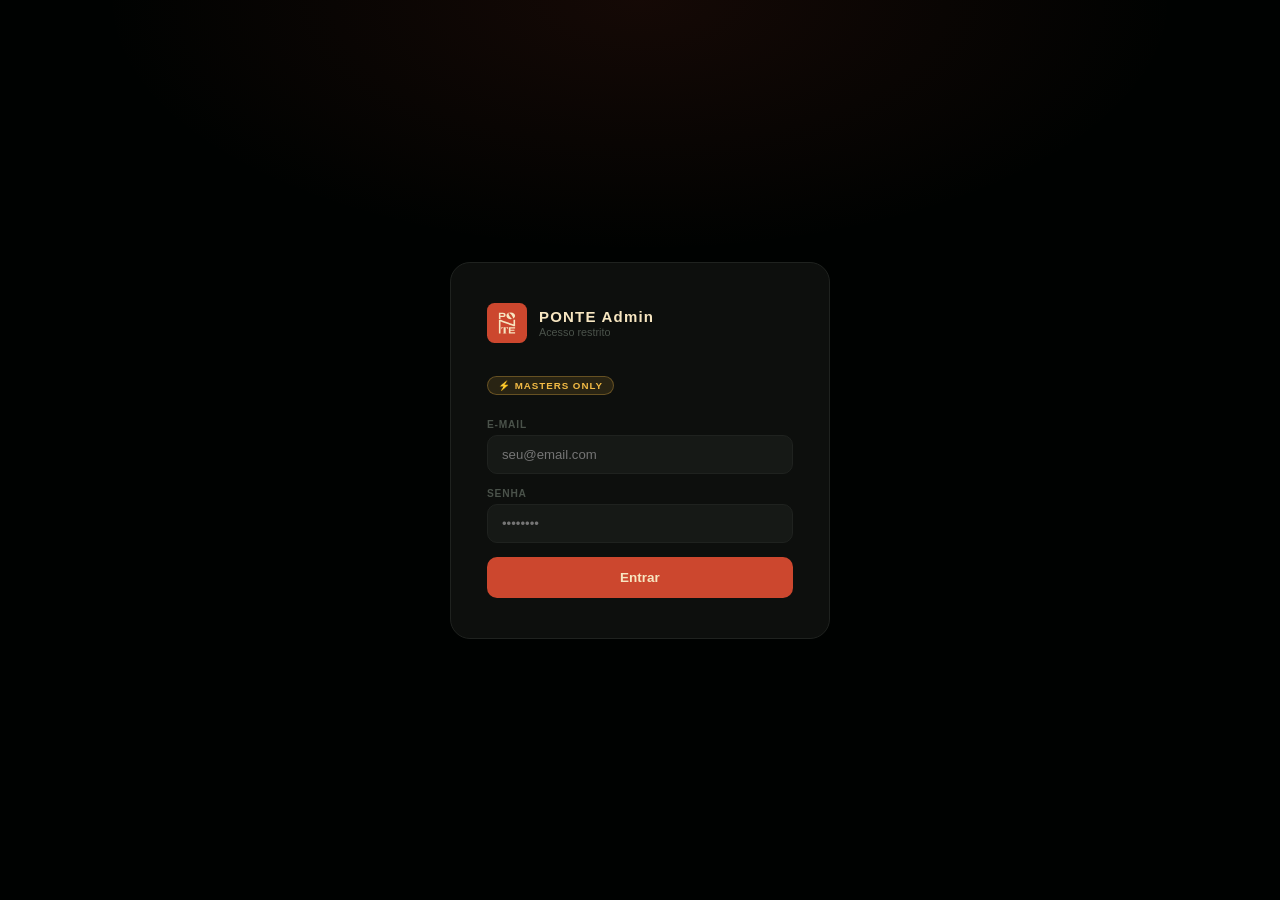
<file: admin/index.html>
<!DOCTYPE html>
<html lang="pt-BR">
<head>
  <meta charset="UTF-8"/>
  <meta name="viewport" content="width=device-width, initial-scale=1.0"/>
  <meta name="robots" content="noindex, nofollow"/>
  <title>PONTE — Admin</title>
  <link href="https://api.fontshare.com/v2/css?f[]=clash-display@400,500,600,700&display=swap" rel="stylesheet"/>
  <style>
    :root {
      --ink:    #000201;
      --cream:  #f7e6c1;
      --red:    #cc472e;
      --amber:  #f3bb45;
      --green:  #385c37;
      --surface:  #0d0f0d;
      --surface2: #161916;
      --border:   #1f221f;
      --muted:    #4a524a;
      --font: 'Clash Display', sans-serif;
    }
    *, *::before, *::after { box-sizing: border-box; margin: 0; padding: 0; }
    html { font-size: 15px; }
    body {
      font-family: var(--font);
      background: var(--ink);
      color: var(--cream);
      min-height: 100vh;
    }
    a { color: inherit; text-decoration: none; }
    ::selection { background: var(--red); color: var(--cream); }

    /* ── SCROLLBAR ── */
    ::-webkit-scrollbar { width: 5px; height: 5px; }
    ::-webkit-scrollbar-track { background: var(--ink); }
    ::-webkit-scrollbar-thumb { background: var(--border); border-radius: 99px; }

    /* ── LOGIN ── */
    #login-screen {
      min-height: 100vh;
      display: flex; align-items: center; justify-content: center;
      background: radial-gradient(ellipse 60% 40% at 50% 0%, rgba(204,71,46,.1) 0%, transparent 70%);
    }
    .login-box {
      width: 100%; max-width: 380px;
      background: var(--surface);
      border: 1px solid var(--border);
      border-radius: 20px;
      padding: 40px 36px;
    }
    .login-logo {
      display: flex; align-items: center; gap: 12px;
      margin-bottom: 32px;
    }
    .login-logo svg { width: 40px; }
    .login-title { font-size: 1rem; font-weight: 700; letter-spacing: .08em; }
    .login-sub   { font-size: .72rem; color: var(--muted); margin-top: 1px; }
    .login-badge {
      display: inline-block;
      background: rgba(243,187,69,.12); color: var(--amber);
      border: 1px solid rgba(243,187,69,.3);
      padding: 3px 10px; border-radius: 99px;
      font-size: .65rem; font-weight: 700; letter-spacing: .1em;
      text-transform: uppercase; margin-bottom: 24px;
    }
    .field { display: flex; flex-direction: column; gap: 5px; margin-bottom: 14px; }
    .field label {
      font-size: .68rem; font-weight: 700; letter-spacing: .08em;
      text-transform: uppercase; color: var(--muted);
    }
    .field input {
      padding: 11px 14px;
      background: var(--surface2); border: 1px solid var(--border);
      border-radius: 10px; color: var(--cream);
      font-family: var(--font); font-size: .88rem; outline: none;
    }
    .field input:focus { border-color: var(--red); box-shadow: 0 0 0 2px rgba(204,71,46,.15); }
    .btn-login {
      width: 100%; padding: 13px;
      background: var(--red); color: var(--cream);
      border: none; border-radius: 10px; cursor: pointer;
      font-family: var(--font); font-size: .9rem; font-weight: 700;
      transition: opacity .15s;
    }
    .btn-login:hover { opacity: .85; }
    .btn-login:disabled { opacity: .4; cursor: not-allowed; }
    #login-error {
      background: rgba(204,71,46,.12); border: 1px solid rgba(204,71,46,.3);
      color: #e08080; padding: 10px 14px; border-radius: 8px;
      font-size: .8rem; margin-bottom: 14px; display: none;
    }

    /* ── APP SHELL ── */
    #app { display: none; min-height: 100vh; flex-direction: column; }
    #app.active { display: flex; }

    /* SIDEBAR */
    .sidebar {
      position: fixed; top: 0; left: 0; bottom: 0;
      width: 220px;
      background: var(--surface);
      border-right: 1px solid var(--border);
      display: flex; flex-direction: column;
      z-index: 100;
    }
    .sidebar-logo {
      padding: 20px;
      border-bottom: 1px solid var(--border);
      display: flex; align-items: center; gap: 10px;
    }
    .sidebar-logo svg { width: 32px; }
    .sidebar-logo-text { font-size: .88rem; font-weight: 700; letter-spacing: .06em; }
    .sidebar-badge {
      font-size: .58rem; background: rgba(243,187,69,.15);
      color: var(--amber); border: 1px solid rgba(243,187,69,.3);
      padding: 2px 7px; border-radius: 99px; letter-spacing: .08em;
      text-transform: uppercase; margin-top: 1px;
    }
    .sidebar-nav { flex: 1; padding: 16px 12px; display: flex; flex-direction: column; gap: 2px; }
    .nav-link {
      display: flex; align-items: center; gap: 10px;
      padding: 9px 12px; border-radius: 8px; cursor: pointer;
      font-size: .82rem; font-weight: 500; color: var(--muted);
      transition: all .15s; border: none; background: none;
      font-family: var(--font); text-align: left; width: 100%;
    }
    .nav-link:hover { background: var(--surface2); color: var(--cream); }
    .nav-link.active { background: rgba(204,71,46,.12); color: var(--red); }
    .nav-link svg { width: 16px; height: 16px; flex-shrink: 0; }
    .nav-section-label {
      font-size: .62rem; color: var(--muted); letter-spacing: .1em;
      text-transform: uppercase; padding: 12px 12px 4px;
    }
    .sidebar-footer {
      padding: 14px 16px;
      border-top: 1px solid var(--border);
      font-size: .72rem; color: var(--muted);
    }
    .sidebar-user { font-weight: 600; color: var(--cream); margin-bottom: 6px; font-size: .78rem; }
    .btn-logout {
      background: none; border: 1px solid var(--border); color: var(--muted);
      padding: 6px 12px; border-radius: 6px; cursor: pointer;
      font-family: var(--font); font-size: .72rem; width: 100%;
      transition: all .15s;
    }
    .btn-logout:hover { border-color: var(--red); color: var(--red); }

    /* MAIN CONTENT */
    .main {
      margin-left: 220px;
      padding: 32px 36px;
      flex: 1;
      min-height: 100vh;
    }
    .page { display: none; flex-direction: column; gap: 24px; }
    .page.active { display: flex; }

    /* PAGE HEADER */
    .page-header {
      display: flex; align-items: flex-start; justify-content: space-between;
      flex-wrap: wrap; gap: 12px;
    }
    .page-title { font-size: 1.4rem; font-weight: 700; color: var(--cream); }
    .page-sub { font-size: .78rem; color: var(--muted); margin-top: 3px; }

    /* METRICS */
    .metrics-grid {
      display: grid;
      grid-template-columns: repeat(auto-fill, minmax(160px, 1fr));
      gap: 14px;
    }
    .metric-card {
      background: var(--surface);
      border: 1px solid var(--border);
      border-radius: 14px;
      padding: 18px 16px;
      display: flex; flex-direction: column; gap: 4px;
    }
    .metric-icon { font-size: 1.3rem; }
    .metric-val {
      font-size: 2rem; font-weight: 800; line-height: 1;
      color: var(--cream); margin-top: 4px;
    }
    .metric-val.red    { color: var(--red); }
    .metric-val.amber  { color: var(--amber); }
    .metric-val.green  { color: #4aa050; }
    .metric-lbl {
      font-size: .68rem; color: var(--muted);
      letter-spacing: .06em; text-transform: uppercase;
    }

    /* LIVE BADGE */
    .live-badge {
      display: inline-flex; align-items: center; gap: 6px;
      background: rgba(74,160,80,.1); border: 1px solid rgba(74,160,80,.3);
      color: #4aa050; padding: 4px 12px; border-radius: 99px;
      font-size: .7rem; font-weight: 700; letter-spacing: .08em;
    }
    .live-dot {
      width: 6px; height: 6px; background: #4aa050; border-radius: 50%;
      animation: pulse 2s ease-in-out infinite;
    }
    @keyframes pulse { 0%,100%{opacity:1;transform:scale(1)} 50%{opacity:.4;transform:scale(.7)} }

    /* TABLE */
    .table-card {
      background: var(--surface);
      border: 1px solid var(--border);
      border-radius: 16px;
      overflow: hidden;
    }
    .table-toolbar {
      display: flex; align-items: center; justify-content: space-between;
      padding: 16px 20px; gap: 12px; flex-wrap: wrap;
      border-bottom: 1px solid var(--border);
    }
    .table-title { font-size: .88rem; font-weight: 700; }
    .toolbar-right { display: flex; align-items: center; gap: 8px; flex-wrap: wrap; }
    .search-input {
      padding: 7px 12px;
      background: var(--surface2); border: 1px solid var(--border);
      border-radius: 8px; color: var(--cream);
      font-family: var(--font); font-size: .78rem; outline: none;
      width: 200px;
    }
    .search-input:focus { border-color: var(--red); }
    .filter-select {
      padding: 7px 10px;
      background: var(--surface2); border: 1px solid var(--border);
      border-radius: 8px; color: var(--cream);
      font-family: var(--font); font-size: .78rem; outline: none; cursor: pointer;
    }
    .btn-sm {
      padding: 7px 14px;
      border-radius: 7px; cursor: pointer;
      font-family: var(--font); font-size: .75rem; font-weight: 700;
      border: none; transition: opacity .15s;
    }
    .btn-sm:hover { opacity: .8; }
    .btn-red    { background: var(--red);    color: var(--cream); }
    .btn-amber  { background: var(--amber);  color: var(--ink); }
    .btn-ghost  { background: var(--surface2); color: var(--cream); border: 1px solid var(--border); }
    .btn-green  { background: #2a5a28;       color: #6acc68; }

    table {
      width: 100%; border-collapse: collapse; font-size: .8rem;
    }
    thead th {
      text-align: left; padding: 10px 16px;
      font-size: .66rem; letter-spacing: .08em; text-transform: uppercase;
      color: var(--muted); border-bottom: 1px solid var(--border);
      font-weight: 700; white-space: nowrap;
    }
    tbody td {
      padding: 11px 16px;
      border-bottom: 1px solid rgba(31,34,31,.5);
      vertical-align: middle;
    }
    tbody tr:last-child td { border-bottom: none; }
    tbody tr:hover td { background: rgba(255,255,255,.02); }
    tbody tr.suspended td { opacity: .45; }

    .td-name { font-weight: 600; color: var(--cream); }
    .td-sub  { font-size: .7rem; color: var(--muted); margin-top: 1px; }
    .td-muted { color: var(--muted); }

    /* BADGES */
    .badge {
      display: inline-flex; align-items: center;
      padding: 2px 8px; border-radius: 99px;
      font-size: .67rem; font-weight: 700; letter-spacing: .04em;
      border: 1px solid;
    }
    .badge-pro      { background: #0e2010; color: #4aa050; border-color: #1a4020; }
    .badge-employer { background: #2e2510; color: var(--amber); border-color: #4a3a10; }
    .badge-admin    { background: #2e1a10; color: var(--red); border-color: #5a2a10; }
    .badge-suspended{ background: #2e1010; color: #e06060; border-color: #5a2020; }

    .lvl-badge {
      display: inline-flex; align-items: center;
      padding: 2px 7px; border-radius: 99px;
      font-size: .65rem; font-weight: 700; border: 1px solid;
    }
    .lvl-acesso       { background:#0d1a2e; color:#4a90d9; border-color:#1a3050; }
    .lvl-padrao       { background:#0e2010; color:#4aa050; border-color:#1a4020; }
    .lvl-especialista { background:#2e2510; color:var(--amber); border-color:#4a3a10; }
    .lvl-elite        { background:#2e2510; color:var(--amber); border-color:var(--amber); }

    /* TABLE ACTIONS */
    .actions { display: flex; gap: 6px; flex-wrap: wrap; }
    .action-btn {
      background: none; border: 1px solid var(--border);
      border-radius: 6px; cursor: pointer; color: var(--muted);
      font-family: var(--font); font-size: .7rem; font-weight: 600;
      padding: 4px 9px; transition: all .15s; white-space: nowrap;
    }
    .action-btn:hover { border-color: var(--cream); color: var(--cream); }
    .action-btn.danger:hover { border-color: var(--red); color: var(--red); }
    .action-btn.warn:hover { border-color: var(--amber); color: var(--amber); }

    /* PAGINATION */
    .pagination {
      display: flex; align-items: center; justify-content: space-between;
      padding: 12px 20px; border-top: 1px solid var(--border);
      font-size: .75rem; color: var(--muted);
    }
    .page-btns { display: flex; gap: 4px; }
    .page-btn {
      padding: 4px 10px; border-radius: 6px;
      background: var(--surface2); border: 1px solid var(--border);
      color: var(--cream); cursor: pointer; font-family: var(--font);
      font-size: .75rem;
    }
    .page-btn:disabled { opacity: .3; cursor: not-allowed; }
    .page-btn.active { background: var(--red); border-color: var(--red); }

    /* MODAL */
    .modal-overlay {
      position: fixed; inset: 0; background: rgba(0,0,0,.75);
      z-index: 9999; display: flex; align-items: center; justify-content: center;
      padding: 20px;
    }
    .modal {
      background: var(--surface); border: 1px solid var(--border);
      border-radius: 20px; padding: 28px;
      width: 100%; max-width: 560px;
      max-height: 90vh; overflow-y: auto;
    }
    .modal-title { font-size: 1.05rem; font-weight: 700; margin-bottom: 20px; }
    .modal-section { margin-bottom: 20px; }
    .modal-section h4 {
      font-size: .68rem; color: var(--muted); letter-spacing: .08em;
      text-transform: uppercase; margin-bottom: 10px;
    }
    .info-row {
      display: flex; justify-content: space-between; align-items: flex-start;
      padding: 7px 0; border-bottom: 1px solid rgba(31,34,31,.5);
      font-size: .82rem; gap: 12px;
    }
    .info-row:last-child { border-bottom: none; }
    .info-label { color: var(--muted); flex-shrink: 0; }
    .info-value { color: var(--cream); font-weight: 500; text-align: right; }
    .modal-actions { display: flex; gap: 10px; margin-top: 24px; flex-wrap: wrap; }
    .modal-close {
      position: absolute; top: 20px; right: 20px;
      background: none; border: none; color: var(--muted);
      cursor: pointer; font-size: 1.2rem; padding: 4px;
    }

    /* TOAST */
    #toast {
      position: fixed; bottom: 24px; left: 50%;
      transform: translateX(-50%) translateY(20px);
      background: var(--surface2); border: 1px solid var(--border);
      color: var(--cream); padding: 10px 20px;
      border-radius: 99px; font-size: .8rem; font-weight: 600;
      opacity: 0; transition: opacity .2s, transform .2s;
      pointer-events: none; z-index: 99999; white-space: nowrap;
    }
    #toast.show { opacity: 1; transform: translateX(-50%) translateY(0); }
    #toast.red  { background: var(--red); border-color: var(--red); }
    #toast.green{ background: #2a5a28; border-color: #4aa050; color: #6acc68; }

    /* SPINNER */
    .spinner {
      width: 20px; height: 20px;
      border: 2px solid var(--border); border-top-color: var(--red);
      border-radius: 50%; animation: spin .6s linear infinite;
    }
    @keyframes spin { to { transform: rotate(360deg); } }
    .loading-center {
      display: flex; align-items: center; justify-content: center;
      padding: 48px; gap: 12px; color: var(--muted); font-size: .82rem;
    }

    /* EMPTY */
    .empty-row td {
      text-align: center; color: var(--muted);
      padding: 40px; font-size: .82rem;
    }

    /* STAT ROW (user detail) */
    .stat-pills { display: flex; gap: 10px; flex-wrap: wrap; margin-top: 8px; }
    .stat-pill {
      background: var(--surface2); border: 1px solid var(--border);
      border-radius: 8px; padding: 8px 14px; text-align: center;
    }
    .stat-pill-val { font-size: 1.2rem; font-weight: 800; color: var(--cream); }
    .stat-pill-lbl { font-size: .65rem; color: var(--muted); text-transform: uppercase; letter-spacing: .06em; }

    /* CONFIRM DIALOG */
    .confirm-overlay {
      position: fixed; inset: 0; background: rgba(0,0,0,.8);
      z-index: 99999; display: flex; align-items: center; justify-content: center;
      padding: 20px;
    }
    .confirm-box {
      background: var(--surface); border: 1px solid var(--border);
      border-radius: 16px; padding: 28px; max-width: 380px; width: 100%;
      text-align: center;
    }
    .confirm-icon { font-size: 2.5rem; margin-bottom: 14px; }
    .confirm-title { font-size: 1rem; font-weight: 700; margin-bottom: 8px; }
    .confirm-desc { font-size: .82rem; color: var(--muted); margin-bottom: 24px; line-height: 1.6; }
    .confirm-actions { display: flex; gap: 10px; }
    .confirm-actions button { flex: 1; padding: 11px; border-radius: 9px; cursor: pointer;
      font-family: var(--font); font-size: .85rem; font-weight: 700; border: none; }
    .confirm-cancel { background: var(--surface2); color: var(--cream); border: 1px solid var(--border) !important; }
    .confirm-ok { background: var(--red); color: var(--cream); }

    /* CSV export btn */
    .export-btn {
      display: flex; align-items: center; gap: 6px;
      padding: 7px 14px;
      background: var(--surface2); border: 1px solid var(--border);
      border-radius: 7px; color: var(--cream);
      font-family: var(--font); font-size: .75rem; font-weight: 700;
      cursor: pointer; transition: border-color .15s;
    }
    .export-btn:hover { border-color: var(--amber); color: var(--amber); }

    /* ACTIVITY LOG */
    .log-entry {
      display: flex; gap: 14px; padding: 12px 0;
      border-bottom: 1px solid rgba(31,34,31,.5);
      align-items: flex-start;
    }
    .log-entry:last-child { border-bottom: none; }
    .log-dot { width: 8px; height: 8px; border-radius: 50%; flex-shrink: 0; margin-top: 4px; }
    .log-text { font-size: .82rem; color: var(--cream); line-height: 1.5; }
    .log-time { font-size: .7rem; color: var(--muted); margin-top: 2px; }

    @media (max-width: 900px) {
      .sidebar { transform: translateX(-100%); transition: transform .2s; }
      .sidebar.open { transform: translateX(0); }
      .main { margin-left: 0; padding: 20px 16px; }
    }
  </style>
</head>
<body>

<div id="toast"></div>

<!-- ═══════════════════════════════
     LOGIN SCREEN
═══════════════════════════════ -->
<div id="login-screen">
  <div class="login-box">
    <div class="login-logo">
      <svg viewBox="0 0 960 960" xmlns="http://www.w3.org/2000/svg">
        <rect width="960" height="960" fill="#cc472e" rx="180"/>
        <path fill="#f7e6c1" d="M323.96,730.32h-38.33s0-325.78,0-325.78h38.33s312.08,108.42,312.08,108.42v-108.42h38.33v150.75h-38.33s-312.08-108.44-312.08-108.44v283.47Z"/>
        <path fill="#f7e6c1" d="M674.37,609.73h-111.34v30.58h96.26v26.92h-96.26v32.95h111.34v30.15h-149.67v-150.74h149.67v30.15Z"/>
        <path fill="#f7e6c1" d="M382.53,233.18c42.64,0,63.1,20.68,63.1,52.11s-20.46,52.33-63.1,52.33h-58.58v46.3h-38.33v-150.74h96.91ZM381.03,306.83c17.66,0,26.27-8.61,26.27-21.54s-8.61-21.32-26.27-21.32h-59.01v42.86h59.01Z"/>
        <path fill="#f7e6c1" d="M466.1,307.64c0-43.38,41.73-77.96,102.46-77.96s105.81,30.34,105.81,77.96c0,44.29-34.65,79.78-105.44,79.78-53.65,0-102.83-30.94-102.83-79.78ZM625.94,361.03c0-25.48-62.59-120.43-95.38-120.43-9.32,0-14.9,5.46-14.9,14.86,0,29.73,64.46,121.04,95.01,121.04,10.06,0,15.28-5.16,15.28-15.47Z"/>
        <path fill="#f7e6c1" d="M504.87,638.62h-.23c-16.94-36.01-35.91-53.18-56.23-55.48v143.83h20.32v3.35h-90.33v-3.35h20.32v-143.83c-20.1,2.3-39.07,19.47-56,55.48h-.23v-59.04h162.37v59.04Z"/>
      </svg>
      <div>
        <div class="login-title">PONTE Admin</div>
        <div class="login-sub">Acesso restrito</div>
      </div>
    </div>
    <div class="login-badge">⚡ Masters only</div>
    <div id="login-error"></div>
    <div class="field">
      <label>E-mail</label>
      <input id="admin-email" type="email" placeholder="seu@email.com" autocomplete="email"/>
    </div>
    <div class="field">
      <label>Senha</label>
      <input id="admin-pw" type="password" placeholder="••••••••" autocomplete="current-password"/>
    </div>
    <button class="btn-login" id="btn-admin-login">Entrar</button>
  </div>
</div>

<!-- ═══════════════════════════════
     APP
═══════════════════════════════ -->
<div id="app">

  <!-- SIDEBAR -->
  <aside class="sidebar">
    <div class="sidebar-logo">
      <svg viewBox="0 0 960 960" xmlns="http://www.w3.org/2000/svg">
        <rect width="960" height="960" fill="#cc472e" rx="180"/>
        <path fill="#f7e6c1" d="M323.96,730.32h-38.33s0-325.78,0-325.78h38.33s312.08,108.42,312.08,108.42v-108.42h38.33v150.75h-38.33s-312.08-108.44-312.08-108.44v283.47Z"/>
        <path fill="#f7e6c1" d="M382.53,233.18c42.64,0,63.1,20.68,63.1,52.11s-20.46,52.33-63.1,52.33h-58.58v46.3h-38.33v-150.74h96.91ZM381.03,306.83c17.66,0,26.27-8.61,26.27-21.54s-8.61-21.32-26.27-21.32h-59.01v42.86h59.01Z"/>
        <path fill="#f7e6c1" d="M466.1,307.64c0-43.38,41.73-77.96,102.46-77.96s105.81,30.34,105.81,77.96c0,44.29-34.65,79.78-105.44,79.78-53.65,0-102.83-30.94-102.83-79.78ZM625.94,361.03c0-25.48-62.59-120.43-95.38-120.43-9.32,0-14.9,5.46-14.9,14.86,0,29.73,64.46,121.04,95.01,121.04,10.06,0,15.28-5.16,15.28-15.47Z"/>
        <path fill="#f7e6c1" d="M504.87,638.62h-.23c-16.94-36.01-35.91-53.18-56.23-55.48v143.83h20.32v3.35h-90.33v-3.35h20.32v-143.83c-20.1,2.3-39.07,19.47-56,55.48h-.23v-59.04h162.37v59.04Z"/>
        <path fill="#f7e6c1" d="M674.37,609.73h-111.34v30.58h96.26v26.92h-96.26v32.95h111.34v30.15h-149.67v-150.74h149.67v30.15Z"/>
      </svg>
      <div>
        <div class="sidebar-logo-text">PONTE</div>
        <div class="sidebar-badge">Admin</div>
      </div>
    </div>

    <nav class="sidebar-nav">
      <p class="nav-section-label">Principal</p>
      <button class="nav-link active" data-page="dashboard">
        <svg viewBox="0 0 24 24" fill="currentColor"><path d="M3 13h8V3H3v10zm0 8h8v-6H3v6zm10 0h8V11h-8v10zm0-18v6h8V3h-8z"/></svg>
        Dashboard
      </button>
      <button class="nav-link" data-page="usuarios">
        <svg viewBox="0 0 24 24" fill="currentColor"><path d="M16 11c1.66 0 3-1.34 3-3s-1.34-3-3-3-3 1.34-3 3 1.34 3 3 3zm-8 0c1.66 0 3-1.34 3-3S9.66 5 8 5 5 6.34 5 8s1.34 3 3 3zm0 2c-2.33 0-7 1.17-7 3.5V19h14v-2.5c0-2.33-4.67-3.5-7-3.5zm8 0c-.29 0-.62.02-.97.05 1.16.84 1.97 1.97 1.97 3.45V19h6v-2.5c0-2.33-4.67-3.5-7-3.5z"/></svg>
        Usuários
      </button>
      <button class="nav-link" data-page="vagas">
        <svg viewBox="0 0 24 24" fill="currentColor"><path d="M20 6h-2.18c.07-.44.18-.86.18-1a3 3 0 0 0-6 0c0 .14.11.56.18 1H10V4H4v6h16V6zm0 4H4v10h16V10z"/></svg>
        Vagas
      </button>
      <button class="nav-link" data-page="avaliacoes">
        <svg viewBox="0 0 24 24" fill="currentColor"><path d="M12 17.27L18.18 21l-1.64-7.03L22 9.24l-7.19-.61L12 2 9.19 8.63 2 9.24l5.46 4.73L5.82 21z"/></svg>
        Avaliações
      </button>

      <p class="nav-section-label" style="margin-top:8px">Sistema</p>
      <button class="nav-link" data-page="atividade">
        <svg viewBox="0 0 24 24" fill="currentColor"><path d="M13 2.05v2.02c3.95.49 7 3.85 7 7.93 0 3.21-1.81 6-4.72 7.28L13 17v5h5l-1.22-1.22C19.91 19.07 22 15.76 22 12c0-5.18-3.95-9.45-9-9.95zM11 2.05C5.95 2.55 2 6.82 2 12c0 3.76 2.09 7.07 5.22 8.78L6 22h5v-5l-2.28 2.28C7.81 18 6 15.21 6 12c0-4.08 3.05-7.44 7-7.93V2.05z"/></svg>
        Atividade
      </button>
    </nav>

    <div class="sidebar-footer">
      <div class="sidebar-user" id="admin-user-name"></div>
      <button class="btn-logout" id="btn-admin-logout">Sair</button>
    </div>
  </aside>

  <!-- MAIN -->
  <main class="main">

    <!-- DASHBOARD -->
    <div class="page active" id="page-dashboard">
      <div class="page-header">
        <div>
          <h1 class="page-title">Dashboard</h1>
          <p class="page-sub">Visão geral da plataforma em tempo real</p>
        </div>
        <div class="live-badge"><span class="live-dot"></span>Ao vivo</div>
      </div>

      <div class="metrics-grid" id="metrics-grid">
        <div class="loading-center"><div class="spinner"></div></div>
      </div>

      <div style="display:grid;grid-template-columns:1fr 1fr;gap:20px" id="dash-tables">
        <!-- Usuários recentes -->
        <div class="table-card">
          <div class="table-toolbar">
            <span class="table-title">Últimos cadastros</span>
            <div class="live-badge" style="font-size:.65rem;padding:3px 8px"><span class="live-dot"></span>Live</div>
          </div>
          <table>
            <thead><tr><th>Nome</th><th>Tipo</th><th>Cadastro</th></tr></thead>
            <tbody id="dash-users-body"><tr class="empty-row"><td colspan="3"><div class="spinner"></div></td></tr></tbody>
          </table>
        </div>
        <!-- Vagas recentes -->
        <div class="table-card">
          <div class="table-toolbar">
            <span class="table-title">Vagas recentes</span>
            <div class="live-badge" style="font-size:.65rem;padding:3px 8px"><span class="live-dot"></span>Live</div>
          </div>
          <table>
            <thead><tr><th>Título</th><th>Status</th><th>Data</th></tr></thead>
            <tbody id="dash-jobs-body"><tr class="empty-row"><td colspan="3"><div class="spinner"></div></td></tr></tbody>
          </table>
        </div>
      </div>
    </div>

    <!-- USUÁRIOS -->
    <div class="page" id="page-usuarios">
      <div class="page-header">
        <div>
          <h1 class="page-title">Usuários</h1>
          <p class="page-sub" id="users-count">Carregando...</p>
        </div>
        <button class="export-btn" id="btn-export-users">
          <svg viewBox="0 0 24 24" fill="currentColor" width="14" height="14"><path d="M19 9h-4V3H9v6H5l7 7 7-7zM5 18v2h14v-2H5z"/></svg>
          Exportar CSV
        </button>
      </div>
      <div class="table-card">
        <div class="table-toolbar">
          <span class="table-title">Todos os usuários</span>
          <div class="toolbar-right">
            <input class="search-input" id="users-search" placeholder="Buscar por nome ou e-mail..." />
            <select class="filter-select" id="users-filter-role">
              <option value="">Todos os tipos</option>
              <option value="professional">Profissionais</option>
              <option value="employer">Contratantes</option>
              <option value="admin">Admins</option>
            </select>
            <select class="filter-select" id="users-filter-status">
              <option value="">Todos os status</option>
              <option value="active">Ativos</option>
              <option value="suspended">Suspensos</option>
            </select>
          </div>
        </div>
        <div style="overflow-x:auto">
          <table>
            <thead>
              <tr>
                <th>Nome / E-mail</th>
                <th>Tipo</th>
                <th>Categoria / Estabelecimento</th>
                <th>Telefone</th>
                <th>Cidade</th>
                <th>Cadastro</th>
                <th>Status</th>
                <th>Ações</th>
              </tr>
            </thead>
            <tbody id="users-tbody"></tbody>
          </table>
        </div>
        <div class="pagination" id="users-pagination"></div>
      </div>
    </div>

    <!-- VAGAS -->
    <div class="page" id="page-vagas">
      <div class="page-header">
        <div>
          <h1 class="page-title">Vagas</h1>
          <p class="page-sub" id="jobs-count">Carregando...</p>
        </div>
        <button class="export-btn" id="btn-export-jobs">
          <svg viewBox="0 0 24 24" fill="currentColor" width="14" height="14"><path d="M19 9h-4V3H9v6H5l7 7 7-7zM5 18v2h14v-2H5z"/></svg>
          Exportar CSV
        </button>
      </div>
      <div class="table-card">
        <div class="table-toolbar">
          <span class="table-title">Todas as vagas</span>
          <div class="toolbar-right">
            <input class="search-input" id="jobs-search" placeholder="Buscar por título..." />
            <select class="filter-select" id="jobs-filter-status">
              <option value="">Todos os status</option>
              <option value="open">Abertas</option>
              <option value="filled">Confirmadas</option>
              <option value="completed">Concluídas</option>
              <option value="cancelled">Canceladas</option>
            </select>
          </div>
        </div>
        <div style="overflow-x:auto">
          <table>
            <thead>
              <tr>
                <th>Título</th>
                <th>Categoria</th>
                <th>Contratante</th>
                <th>Data do evento</th>
                <th>Valor</th>
                <th>Candidatos</th>
                <th>Status</th>
                <th>Ações</th>
              </tr>
            </thead>
            <tbody id="jobs-tbody"></tbody>
          </table>
        </div>
        <div class="pagination" id="jobs-pagination"></div>
      </div>
    </div>

    <!-- AVALIAÇÕES -->
    <div class="page" id="page-avaliacoes">
      <div class="page-header">
        <div>
          <h1 class="page-title">Avaliações</h1>
          <p class="page-sub" id="reviews-count">Carregando...</p>
        </div>
      </div>
      <div class="table-card">
        <div class="table-toolbar">
          <span class="table-title">Todas as avaliações</span>
        </div>
        <div style="overflow-x:auto">
          <table>
            <thead>
              <tr>
                <th>Profissional</th>
                <th>Contratante</th>
                <th>Média</th>
                <th>Pontualidade</th>
                <th>Apresentação</th>
                <th>Técnica</th>
                <th>Comentário</th>
                <th>Data</th>
              </tr>
            </thead>
            <tbody id="reviews-tbody"></tbody>
          </table>
        </div>
      </div>
    </div>

    <!-- ATIVIDADE -->
    <div class="page" id="page-atividade">
      <div class="page-header">
        <div>
          <h1 class="page-title">Log de Atividade</h1>
          <p class="page-sub">Ações recentes na plataforma</p>
        </div>
        <div class="live-badge"><span class="live-dot"></span>Ao vivo</div>
      </div>
      <div class="table-card" style="padding:0">
        <div id="activity-log" style="padding:8px 20px">
          <div class="loading-center"><div class="spinner"></div> Carregando...</div>
        </div>
      </div>
    </div>

  </main>
</div>

<script type="module">
import { initializeApp }    from 'https://www.gstatic.com/firebasejs/10.12.0/firebase-app.js';
import {
  getAuth, signInWithEmailAndPassword, signOut, onAuthStateChanged
} from 'https://www.gstatic.com/firebasejs/10.12.0/firebase-auth.js';
import {
  getFirestore, collection, doc, getDoc, getDocs, updateDoc, deleteDoc,
  query, where, orderBy, limit, onSnapshot, serverTimestamp
} from 'https://www.gstatic.com/firebasejs/10.12.0/firebase-firestore.js';
import {
  getStorage, ref, deleteObject
} from 'https://www.gstatic.com/firebasejs/10.12.0/firebase-storage.js';

// ── CONFIG ──────────────────────────────────────────────────
const FIREBASE_CONFIG = {
  apiKey:            "AIzaSyDf-Ds8SbM0xLo8oYOqet3xqhBWZQ4buKw",
  authDomain:        "ponte-35c61.firebaseapp.com",
  projectId:         "ponte-35c61",
  storageBucket:     "ponte-35c61.firebasestorage.app",
  messagingSenderId: "455720558425",
  appId:             "1:455720558425:web:891fdc50dc13a57dfef648"
};

// ── WHITELIST — apenas estes e-mails têm acesso ao admin ────
const ADMIN_EMAILS = [
  'pedrospadotto@icloud.com',
  'igor@ponte.app', // substitua pelo e-mail real do Igor
];

const app     = initializeApp(FIREBASE_CONFIG);
const auth    = getAuth(app);
const db      = getFirestore(app);
const storage = getStorage(app);

// ── STATE ───────────────────────────────────────────────────
let ALL_USERS   = [];
let ALL_JOBS    = [];
let ALL_REVIEWS = [];
let USER_PAGE   = 0;
let JOB_PAGE    = 0;
const PAGE_SIZE = 25;

// ── UTILS ───────────────────────────────────────────────────
const $ = s => document.querySelector(s);
const $$ = s => [...document.querySelectorAll(s)];

let _toastT;
function toast(msg, type = '') {
  const el = $('#toast');
  el.textContent = msg;
  el.className = 'show' + (type ? ' ' + type : '');
  clearTimeout(_toastT);
  _toastT = setTimeout(() => el.className = '', 2800);
}

function fmtDate(ts) {
  if (!ts) return '—';
  const d = ts.toDate ? ts.toDate() : new Date(ts);
  return d.toLocaleDateString('pt-BR', { day:'2-digit', month:'short', year:'2-digit' });
}
function fmtDateTime(ts) {
  if (!ts) return '—';
  const d = ts.toDate ? ts.toDate() : new Date(ts);
  return d.toLocaleDateString('pt-BR', { day:'2-digit', month:'short' }) + ' ' +
         d.toLocaleTimeString('pt-BR', { hour:'2-digit', minute:'2-digit' });
}

const ROLE_LABELS = { professional:'Profissional', employer:'Contratante', admin:'Admin' };
const CAT_LABELS  = {
  garcom:'Garçom', bartender:'Bartender',
  cozinheiro:'Cozinheiro', staff:'Staff'
};
const STATUS_LABELS = {
  open:'Aberta', filled:'Confirmada', completed:'Concluída', cancelled:'Cancelada'
};

function roleBadge(role) {
  const cls = { professional:'badge-pro', employer:'badge-employer', admin:'badge-admin' };
  return `<span class="badge ${cls[role]||'badge-pro'}">${ROLE_LABELS[role]||role}</span>`;
}
function statusBadge(status) {
  const colors = {
    open:'color:#4aa050', filled:'color:var(--amber)',
    completed:'color:var(--muted)', cancelled:'color:#e06060'
  };
  return `<span style="font-size:.75rem;font-weight:700;${colors[status]||''}">${STATUS_LABELS[status]||status}</span>`;
}
function stars(n) {
  return '★'.repeat(Math.round(n||0)) + '☆'.repeat(5-Math.round(n||0));
}

// ── CONFIRM DIALOG ──────────────────────────────────────────
function confirm(title, desc, icon = '⚠️') {
  return new Promise(resolve => {
    const overlay = document.createElement('div');
    overlay.className = 'confirm-overlay';
    overlay.innerHTML = `
      <div class="confirm-box">
        <div class="confirm-icon">${icon}</div>
        <div class="confirm-title">${title}</div>
        <div class="confirm-desc">${desc}</div>
        <div class="confirm-actions">
          <button class="confirm-cancel" id="cc">Cancelar</button>
          <button class="confirm-ok" id="co">Confirmar</button>
        </div>
      </div>`;
    document.body.appendChild(overlay);
    overlay.querySelector('#cc').onclick = () => { overlay.remove(); resolve(false); };
    overlay.querySelector('#co').onclick = () => { overlay.remove(); resolve(true); };
  });
}

// ── AUTH ────────────────────────────────────────────────────
$('#btn-admin-login').addEventListener('click', async () => {
  const email = $('#admin-email').value.trim();
  const pw    = $('#admin-pw').value;
  const errEl = $('#login-error');

  if (!ADMIN_EMAILS.includes(email)) {
    errEl.textContent = 'Acesso negado. Este e-mail não tem permissão de administrador.';
    errEl.style.display = 'block'; return;
  }
  $('#btn-admin-login').disabled = true;
  $('#btn-admin-login').textContent = '...';
  try {
    await signInWithEmailAndPassword(auth, email, pw);
  } catch (err) {
    const msgs = {
      'auth/wrong-password':     'Senha incorreta.',
      'auth/invalid-credential': 'E-mail ou senha incorretos.',
      'auth/user-not-found':     'E-mail não encontrado.',
    };
    errEl.textContent = msgs[err.code] || 'Erro ao entrar.';
    errEl.style.display = 'block';
    $('#btn-admin-login').disabled = false;
    $('#btn-admin-login').textContent = 'Entrar';
  }
});
$('#admin-email').addEventListener('keydown', e => { if(e.key==='Enter') $('#admin-pw').focus(); });
$('#admin-pw').addEventListener('keydown', e => { if(e.key==='Enter') $('#btn-admin-login').click(); });

$('#btn-admin-logout').addEventListener('click', async () => {
  await signOut(auth);
});

onAuthStateChanged(auth, user => {
  if (user && ADMIN_EMAILS.includes(user.email)) {
    $('#login-screen').style.display = 'none';
    $('#app').classList.add('active');
    $('#admin-user-name').textContent = user.email.split('@')[0];
    initAdmin();
  } else {
    $('#login-screen').style.display = 'flex';
    $('#app').classList.remove('active');
  }
});

// ── NAV ─────────────────────────────────────────────────────
$$('.nav-link').forEach(btn => {
  btn.addEventListener('click', () => {
    $$('.nav-link').forEach(b => b.classList.remove('active'));
    btn.classList.add('active');
    $$('.page').forEach(p => p.classList.remove('active'));
    $(`#page-${btn.dataset.page}`)?.classList.add('active');
  });
});

// ── INIT ────────────────────────────────────────────────────
let _unsubUsers, _unsubJobs;
function initAdmin() {
  loadDashboard();
  loadUsers();
  loadJobs();
  loadReviews();
  loadActivity();
}

// ── DASHBOARD ───────────────────────────────────────────────
function loadDashboard() {
  // Métricas via listener em tempo real
  _unsubUsers?.();
  _unsubJobs?.();

  let usersData = [], jobsData = [];

  function renderMetrics() {
    const profs    = usersData.filter(u => u.role === 'professional');
    const emps     = usersData.filter(u => u.role === 'employer');
    const suspended= usersData.filter(u => u.suspended);
    const openJobs = jobsData.filter(j => j.status === 'open');
    const doneJobs = jobsData.filter(j => j.status === 'completed');

    $('#metrics-grid').innerHTML = [
      { icon:'👥', val:usersData.length, lbl:'Usuários totais', cls:'' },
      { icon:'👤', val:profs.length,     lbl:'Profissionais',  cls:'green' },
      { icon:'🏢', val:emps.length,      lbl:'Contratantes',   cls:'amber' },
      { icon:'🚫', val:suspended.length, lbl:'Suspensos',      cls:'red' },
      { icon:'📋', val:openJobs.length,  lbl:'Vagas abertas',  cls:'amber' },
      { icon:'✅', val:doneJobs.length,  lbl:'Concluídas',     cls:'green' },
      { icon:'📊', val:jobsData.length,  lbl:'Total de vagas', cls:'' },
    ].map(m => `
      <div class="metric-card">
        <span class="metric-icon">${m.icon}</span>
        <span class="metric-val ${m.cls}">${m.val}</span>
        <span class="metric-lbl">${m.lbl}</span>
      </div>`).join('');
  }

  _unsubUsers = onSnapshot(collection(db, 'users'), snap => {
    usersData = snap.docs.map(d => ({ id:d.id, ...d.data() }));
    renderMetrics();
    // Tabela de últimos cadastros
    const sorted = [...usersData].sort((a,b) =>
      (b.createdAt?.toMillis?.()??0) - (a.createdAt?.toMillis?.()??0));
    $('#dash-users-body').innerHTML = sorted.slice(0,8).map(u => `
      <tr>
        <td class="td-name">${u.name||'—'}</td>
        <td>${roleBadge(u.role)}</td>
        <td class="td-muted">${fmtDate(u.createdAt)}</td>
      </tr>`).join('') || '<tr class="empty-row"><td colspan="3">Nenhum usuário</td></tr>';
  });

  _unsubJobs = onSnapshot(collection(db, 'jobs'), snap => {
    jobsData = snap.docs.map(d => ({ id:d.id, ...d.data() }));
    renderMetrics();
    const sorted = [...jobsData].sort((a,b) =>
      (b.createdAt?.toMillis?.()??0) - (a.createdAt?.toMillis?.()??0));
    $('#dash-jobs-body').innerHTML = sorted.slice(0,8).map(j => `
      <tr>
        <td class="td-name">${j.title||'—'}</td>
        <td>${statusBadge(j.status)}</td>
        <td class="td-muted">${fmtDate(j.createdAt)}</td>
      </tr>`).join('') || '<tr class="empty-row"><td colspan="3">Nenhuma vaga</td></tr>';
  });
}

// ── USERS PAGE ──────────────────────────────────────────────
async function loadUsers() {
  const snap = await getDocs(collection(db, 'users'));
  const profSnap = await getDocs(collection(db, 'professionals'));
  const empSnap  = await getDocs(collection(db, 'employers'));

  const profMap = Object.fromEntries(profSnap.docs.map(d => [d.id, d.data()]));
  const empMap  = Object.fromEntries(empSnap.docs.map(d => [d.id, d.data()]));

  ALL_USERS = snap.docs.map(d => {
    const u = { id:d.id, ...d.data() };
    if (u.role === 'professional') u._prof = profMap[d.id] || {};
    if (u.role === 'employer')     u._emp  = empMap[d.id]  || {};
    return u;
  }).sort((a,b) => (b.createdAt?.toMillis?.()??0) - (a.createdAt?.toMillis?.()??0));

  renderUsersTable();
  setupUsersFilters();
}

function renderUsersTable() {
  const search = $('#users-search')?.value.toLowerCase() || '';
  const role   = $('#users-filter-role')?.value || '';
  const status = $('#users-filter-status')?.value || '';

  let filtered = ALL_USERS.filter(u => {
    if (role && u.role !== role) return false;
    if (status === 'active'    && u.suspended) return false;
    if (status === 'suspended' && !u.suspended) return false;
    if (search) {
      const haystack = [u.name, u.email, u._prof?.category, u._emp?.businessName]
        .join(' ').toLowerCase();
      if (!haystack.includes(search)) return false;
    }
    return true;
  });

  $('#users-count').textContent = `${filtered.length} usuário${filtered.length !== 1 ? 's' : ''}`;

  const total = Math.ceil(filtered.length / PAGE_SIZE);
  const page  = filtered.slice(USER_PAGE * PAGE_SIZE, (USER_PAGE+1) * PAGE_SIZE);

  $('#users-tbody').innerHTML = page.length ? page.map(u => {
    const cat = u.role === 'professional'
      ? (CAT_LABELS[u._prof?.category] || u._prof?.category || '—')
      : (u._emp?.businessName || '—');
    const addr = u.address;
    const city = addr?.cidade || u._prof?.city || u._emp?.city || 'Bauru';
    return `
      <tr class="${u.suspended ? 'suspended' : ''}" data-uid="${u.id}">
        <td>
          <div class="td-name">${u.name||'—'}</div>
          <div class="td-sub">${u.email||'—'}</div>
        </td>
        <td>${roleBadge(u.role)}${u.suspended ? ' <span class="badge badge-suspended">Suspenso</span>' : ''}</td>
        <td class="td-muted">${cat}</td>
        <td class="td-muted">${u.phone||'—'}</td>
        <td class="td-muted">${city}</td>
        <td class="td-muted">${fmtDate(u.createdAt)}</td>
        <td>
          ${u.role === 'professional'
            ? `<span class="lvl-badge lvl-${(u._prof?.level||'ACESSO').toLowerCase()}">${u._prof?.level||'ACESSO'}</span>`
            : '<span style="color:var(--muted);font-size:.75rem">—</span>'}
        </td>
        <td>
          <div class="actions">
            <button class="action-btn" onclick="viewUser('${u.id}')">Ver</button>
            ${!u.suspended
              ? `<button class="action-btn warn" onclick="suspendUser('${u.id}','${u.name}')">Suspender</button>`
              : `<button class="action-btn" onclick="reactivateUser('${u.id}','${u.name}')">Reativar</button>`}
            <button class="action-btn danger" onclick="deleteUser('${u.id}','${u.name}')">Excluir</button>
          </div>
        </td>
      </tr>`;
  }).join('') : '<tr class="empty-row"><td colspan="8">Nenhum usuário encontrado</td></tr>';

  // Pagination
  $('#users-pagination').innerHTML = `
    <span>${filtered.length} usuários · Página ${USER_PAGE+1} de ${total||1}</span>
    <div class="page-btns">
      <button class="page-btn" onclick="usersPage(-1)" ${USER_PAGE===0?'disabled':''}>← Anterior</button>
      <button class="page-btn" onclick="usersPage(1)"  ${USER_PAGE>=total-1?'disabled':''}>Próxima →</button>
    </div>`;
}

function setupUsersFilters() {
  ['#users-search','#users-filter-role','#users-filter-status'].forEach(sel => {
    $(sel)?.addEventListener('input', () => { USER_PAGE=0; renderUsersTable(); });
  });
}

window.usersPage = (dir) => { USER_PAGE = Math.max(0, USER_PAGE+dir); renderUsersTable(); };

// VIEW USER MODAL
window.viewUser = async (uid) => {
  const u = ALL_USERS.find(x => x.id === uid);
  if (!u) return;
  const addr = u.address || {};

  // Busca candidaturas e avaliações do usuário
  let appsCount = 0, reviewsAvg = '—';
  if (u.role === 'professional') {
    const appsSnap = await getDocs(query(collection(db,'applications'), where('professionalUid','==',uid)));
    appsCount = appsSnap.size;
    const p = u._prof || {};
    reviewsAvg = p.averageRating ? p.averageRating.toFixed(1) : '—';
  }

  const modal = document.createElement('div');
  modal.className = 'modal-overlay';
  modal.style.cssText = 'position:fixed;inset:0;background:rgba(0,0,0,.75);z-index:9999;display:flex;align-items:center;justify-content:center;padding:20px';
  modal.innerHTML = `
    <div class="modal" style="position:relative">
      <button class="modal-close" id="mc">✕</button>
      <div class="modal-title">
        ${u.name}
        ${roleBadge(u.role)}
        ${u.suspended ? '<span class="badge badge-suspended">Suspenso</span>' : ''}
      </div>

      <div class="modal-section">
        <h4>Dados pessoais</h4>
        ${row('E-mail', u.email)}
        ${row('Telefone', u.phone||'—')}
        ${row('Cadastro', fmtDateTime(u.createdAt))}
        ${row('Último acesso', fmtDateTime(u.updatedAt))}
      </div>

      ${u.address?.logradouro ? `
      <div class="modal-section">
        <h4>Endereço</h4>
        ${row('Rua', `${addr.logradouro||'—'}, ${addr.numero||'—'} ${addr.complemento?'· '+addr.complemento:''}`)}
        ${row('Bairro', addr.bairro||'—')}
        ${row('Cidade / UF', `${addr.cidade||'Bauru'} / ${addr.estado||'SP'}`)}
        ${row('CEP', addr.cep||'—')}
      </div>` : ''}

      ${u.role === 'professional' ? `
      <div class="modal-section">
        <h4>Perfil profissional</h4>
        ${row('Especialidade', CAT_LABELS[u._prof?.category]||u._prof?.category||'—')}
        ${row('Nível', u._prof?.level||'ACESSO')}
        ${row('Eventos realizados', u._prof?.totalEvents||0)}
        ${row('Média geral', reviewsAvg)}
        ${row('No-shows', u._prof?.noShows||0)}
        ${row('Disponível', u._prof?.isAvailable ? '✅ Sim' : '❌ Não')}
        ${u._prof?.bio ? row('Bio', u._prof.bio) : ''}
      </div>` : ''}

      ${u.role === 'employer' ? `
      <div class="modal-section">
        <h4>Estabelecimento</h4>
        ${row('Nome', u._emp?.businessName||'—')}
        ${row('Tipo', u._emp?.businessType||'—')}
        ${row('Equipe fixa', (u._emp?.fixedTeam||[]).length + ' membros')}
      </div>` : ''}

      <div class="modal-actions">
        ${!u.suspended
          ? `<button class="btn-sm btn-amber" onclick="suspendUser('${uid}','${u.name}');this.closest('.modal-overlay').remove()">Suspender conta</button>`
          : `<button class="btn-sm btn-green" onclick="reactivateUser('${uid}','${u.name}');this.closest('.modal-overlay').remove()">Reativar conta</button>`}
        <button class="btn-sm btn-red" onclick="deleteUser('${uid}','${u.name}');this.closest('.modal-overlay').remove()">Excluir conta</button>
        <button class="btn-sm btn-ghost" id="mc2">Fechar</button>
      </div>
    </div>`;
  document.body.appendChild(modal);
  modal.querySelector('#mc').onclick  = () => modal.remove();
  modal.querySelector('#mc2').onclick = () => modal.remove();
  modal.addEventListener('click', e => { if(e.target === modal) modal.remove(); });
};

function row(label, value) {
  return `<div class="info-row"><span class="info-label">${label}</span><span class="info-value">${value}</span></div>`;
}

// SUSPEND / REACTIVATE / DELETE
window.suspendUser = async (uid, name) => {
  const ok = await confirm('Suspender conta', `Tem certeza que deseja suspender a conta de <strong>${name}</strong>? O usuário não conseguirá mais usar o app.`, '🚫');
  if (!ok) return;
  await updateDoc(doc(db,'users',uid), { suspended: true, suspendedAt: serverTimestamp() });
  await loadUsers();
  toast(`${name} suspenso(a).`, 'red');
};

window.reactivateUser = async (uid, name) => {
  const ok = await confirm('Reativar conta', `Reativar a conta de <strong>${name}</strong>?`, '✅');
  if (!ok) return;
  await updateDoc(doc(db,'users',uid), { suspended: false, suspendedAt: null });
  await loadUsers();
  toast(`${name} reativado(a).`, 'green');
};

window.deleteUser = async (uid, name) => {
  const ok = await confirm(
    'Excluir conta permanentemente',
    `⚠️ Esta ação NÃO pode ser desfeita. Todos os dados de <strong>${name}</strong> serão removidos do Firestore. A conta de autenticação precisará ser removida manualmente no Firebase Console (Authentication).`,
    '🗑️'
  );
  if (!ok) return;
  // Remove documentos do Firestore
  try {
    await deleteDoc(doc(db,'users',uid));
    await deleteDoc(doc(db,'professionals',uid)).catch(()=>{});
    await deleteDoc(doc(db,'employers',uid)).catch(()=>{});
    // Tenta remover foto do Storage
    try {
      await deleteObject(ref(storage,`profile_photos/${uid}.webp`));
    } catch(_) {}
    await loadUsers();
    toast(`Dados de ${name} removidos.`, 'red');
  } catch(err) {
    toast('Erro ao excluir: ' + err.message, 'red');
  }
};

// EXPORT CSV — Usuários
$('#btn-export-users').addEventListener('click', () => {
  const headers = ['Nome','Email','Tipo','Categoria/Estabelecimento','Telefone','CEP','Rua','Número','Bairro','Cidade','Estado','Cadastro','Suspenso'];
  const rows = ALL_USERS.map(u => {
    const addr = u.address || {};
    const cat = u.role==='professional'
      ? (CAT_LABELS[u._prof?.category]||u._prof?.category||'')
      : (u._emp?.businessName||'');
    return [
      u.name, u.email, ROLE_LABELS[u.role]||u.role,
      cat, u.phone||'',
      addr.cep||'', addr.logradouro||'', addr.numero||'',
      addr.bairro||'', addr.cidade||'Bauru', addr.estado||'SP',
      fmtDate(u.createdAt),
      u.suspended ? 'Sim' : 'Não',
    ].map(v => `"${String(v).replace(/"/g,'""')}"`);
  });
  downloadCSV([headers, ...rows], 'ponte-usuarios.csv');
});

// ── JOBS PAGE ────────────────────────────────────────────────
async function loadJobs() {
  const snap = await getDocs(collection(db,'jobs'));
  ALL_JOBS = snap.docs.map(d => ({id:d.id,...d.data()}))
    .sort((a,b) => (b.createdAt?.toMillis?.()??0)-(a.createdAt?.toMillis?.()??0));
  renderJobsTable();
  setupJobsFilters();
}

function renderJobsTable() {
  const search = $('#jobs-search')?.value.toLowerCase() || '';
  const status = $('#jobs-filter-status')?.value || '';
  const CAT = {garcom:'Garçom',bartender:'Bartender',cozinheiro:'Cozinheiro',staff:'Staff'};

  let filtered = ALL_JOBS.filter(j => {
    if (status && j.status !== status) return false;
    if (search && !(j.title||'').toLowerCase().includes(search)) return false;
    return true;
  });

  $('#jobs-count').textContent = `${filtered.length} vaga${filtered.length!==1?'s':''}`;
  const total = Math.ceil(filtered.length/PAGE_SIZE);
  const page  = filtered.slice(JOB_PAGE*PAGE_SIZE,(JOB_PAGE+1)*PAGE_SIZE);

  $('#jobs-tbody').innerHTML = page.length ? page.map(j => `
    <tr data-jid="${j.id}">
      <td>
        <div class="td-name">${j.title||'—'}</div>
        <div class="td-sub">${j.date ? new Date(j.date).toLocaleDateString('pt-BR') : '—'}</div>
      </td>
      <td class="td-muted">${CAT[j.category]||j.category||'—'}</td>
      <td class="td-muted">${j.businessName||'—'}</td>
      <td class="td-muted">${j.date ? new Date(j.date).toLocaleDateString('pt-BR',{day:'2-digit',month:'short',year:'2-digit'}) : '—'}</td>
      <td class="td-muted">${j.pay ? 'R$ '+j.pay : '—'}</td>
      <td class="td-muted">${(j.applicants||[]).length}</td>
      <td>${statusBadge(j.status)}</td>
      <td>
        <div class="actions">
          <button class="action-btn warn" onclick="cancelJob('${j.id}','${j.title}')">Cancelar</button>
          <button class="action-btn danger" onclick="deleteJob('${j.id}','${j.title}')">Excluir</button>
        </div>
      </td>
    </tr>`).join('')
  : '<tr class="empty-row"><td colspan="8">Nenhuma vaga encontrada</td></tr>';

  $('#jobs-pagination').innerHTML = `
    <span>${filtered.length} vagas · Página ${JOB_PAGE+1} de ${total||1}</span>
    <div class="page-btns">
      <button class="page-btn" onclick="jobsPage(-1)" ${JOB_PAGE===0?'disabled':''}>← Anterior</button>
      <button class="page-btn" onclick="jobsPage(1)"  ${JOB_PAGE>=total-1?'disabled':''}>Próxima →</button>
    </div>`;
}

function setupJobsFilters() {
  ['#jobs-search','#jobs-filter-status'].forEach(sel => {
    $(sel)?.addEventListener('input', () => { JOB_PAGE=0; renderJobsTable(); });
  });
}
window.jobsPage = (dir) => { JOB_PAGE=Math.max(0,JOB_PAGE+dir); renderJobsTable(); };

window.cancelJob = async (id, title) => {
  const ok = await confirm('Cancelar vaga', `Cancelar a vaga "<strong>${title}</strong>"?`, '⚠️');
  if (!ok) return;
  await updateDoc(doc(db,'jobs',id), { status:'cancelled' });
  await loadJobs();
  toast('Vaga cancelada.');
};
window.deleteJob = async (id, title) => {
  const ok = await confirm('Excluir vaga', `Excluir permanentemente a vaga "<strong>${title}</strong>"?`, '🗑️');
  if (!ok) return;
  await deleteDoc(doc(db,'jobs',id));
  await loadJobs();
  toast('Vaga excluída.', 'red');
};

$('#btn-export-jobs').addEventListener('click', () => {
  const headers = ['Título','Categoria','Contratante','Data','Horário','Valor','Status','Endereço'];
  const rows = ALL_JOBS.map(j => [
    j.title, j.category, j.businessName, j.date,
    `${j.startTime||''}–${j.endTime||''}`,
    j.pay ? 'R$ '+j.pay : '',
    STATUS_LABELS[j.status]||j.status,
    j.address||''
  ].map(v => `"${String(v||'').replace(/"/g,'""')}"`));
  downloadCSV([headers,...rows], 'ponte-vagas.csv');
});

// ── REVIEWS PAGE ─────────────────────────────────────────────
async function loadReviews() {
  const snap = await getDocs(collection(db,'reviews'));
  ALL_REVIEWS = snap.docs.map(d=>({id:d.id,...d.data()}))
    .sort((a,b)=>(b.createdAt?.toMillis?.()??0)-(a.createdAt?.toMillis?.()??0));

  $('#reviews-count').textContent = `${ALL_REVIEWS.length} avaliação${ALL_REVIEWS.length!==1?'ões':''}`;

  // Enriquece com nomes
  const uids = [...new Set([...ALL_REVIEWS.map(r=>r.professionalUid), ...ALL_REVIEWS.map(r=>r.employerUid)])].filter(Boolean);
  const nameMap = {};
  await Promise.all(uids.map(async uid => {
    try {
      const s = await getDoc(doc(db,'users',uid));
      if (s.exists()) nameMap[uid] = s.data().name;
    } catch(_) {}
  }));

  $('#reviews-tbody').innerHTML = ALL_REVIEWS.length ? ALL_REVIEWS.map(r => `
    <tr>
      <td class="td-name">${nameMap[r.professionalUid]||r.professionalUid?.slice(0,8)||'—'}</td>
      <td class="td-muted">${nameMap[r.employerUid]||'—'}</td>
      <td><span style="color:var(--amber);font-weight:700">${r.average?.toFixed(1)||'—'}</span></td>
      <td class="td-muted">${r.punctuality||'—'}</td>
      <td class="td-muted">${r.presentation||'—'}</td>
      <td class="td-muted">${r.technique||'—'}</td>
      <td class="td-muted" style="max-width:200px;white-space:normal;font-size:.75rem">${r.comment||'—'}</td>
      <td class="td-muted">${fmtDate(r.createdAt)}</td>
    </tr>`).join('')
  : '<tr class="empty-row"><td colspan="8">Nenhuma avaliação</td></tr>';
}

// ── ACTIVITY LOG ─────────────────────────────────────────────
function loadActivity() {
  // Escuta as coleções principais e monta um log em tempo real
  const entries = [];

  const addEntry = (icon, color, text, ts) => {
    entries.unshift({ icon, color, text, ts });
    entries.splice(50, entries.length); // máximo 50 entradas
    renderLog();
  };

  onSnapshot(collection(db,'users'), snap => {
    snap.docChanges().forEach(change => {
      if (change.type === 'added') {
        const u = change.doc.data();
        addEntry('👤', '#4aa050',
          `Novo cadastro: <strong>${u.name}</strong> (${ROLE_LABELS[u.role]||u.role})`,
          u.createdAt);
      }
    });
  });

  onSnapshot(collection(db,'jobs'), snap => {
    snap.docChanges().forEach(change => {
      const j = change.doc.data();
      if (change.type === 'added') {
        addEntry('📋', 'var(--amber)',
          `Nova vaga publicada: <strong>${j.title}</strong> — ${j.businessName||''}`,
          j.createdAt);
      } else if (change.type === 'modified' && j.status === 'completed') {
        addEntry('✅', '#4aa050',
          `Vaga concluída: <strong>${j.title}</strong>`,
          j.updatedAt);
      }
    });
  });

  onSnapshot(collection(db,'reviews'), snap => {
    snap.docChanges().forEach(change => {
      if (change.type === 'added') {
        const r = change.doc.data();
        addEntry('⭐', 'var(--amber)',
          `Nova avaliação — média <strong>${r.average?.toFixed(1)}</strong>`,
          r.createdAt);
      }
    });
  });
}

function renderLog() {
  const log = $('#activity-log');
  if (!log) return;
  log.innerHTML = `<div style="padding:8px 0">
    ${window._logEntries?.map(e => `
      <div class="log-entry">
        <span class="log-dot" style="background:${e.color}"></span>
        <div>
          <div class="log-text">${e.icon} ${e.text}</div>
          <div class="log-time">${fmtDateTime(e.ts)}</div>
        </div>
      </div>`).join('') || '<div style="padding:20px;color:var(--muted);font-size:.82rem">Aguardando atividade...</div>'}
  </div>`;
}

// Armazena as entradas globalmente para o renderLog ter acesso
window._logEntries = [];
const origLoadActivity = loadActivity;
function loadActivity() {
  const addEntry = (icon, color, text, ts) => {
    window._logEntries.unshift({ icon, color, text, ts });
    window._logEntries.splice(50, window._logEntries.length);
    renderLog();
  };
  $('#activity-log').innerHTML = '<div style="padding:20px;color:var(--muted);font-size:.82rem">Aguardando atividade em tempo real...</div>';

  onSnapshot(collection(db,'users'), snap => {
    snap.docChanges().forEach(c => {
      if (c.type==='added') {
        const u=c.doc.data();
        addEntry('👤','#4aa050',`Novo cadastro: <strong>${u.name}</strong> (${ROLE_LABELS[u.role]||u.role})`,u.createdAt);
      }
      if (c.type==='modified' && c.doc.data().suspended) {
        const u=c.doc.data();
        addEntry('🚫','#e06060',`Conta suspensa: <strong>${u.name}</strong>`,c.doc.data().suspendedAt);
      }
    });
  });
  onSnapshot(collection(db,'jobs'), snap => {
    snap.docChanges().forEach(c => {
      const j=c.doc.data();
      if (c.type==='added') addEntry('📋','var(--amber)',`Nova vaga: <strong>${j.title}</strong> — ${j.businessName||''}`,j.createdAt);
      if (c.type==='modified'&&j.status==='completed') addEntry('✅','#4aa050',`Vaga concluída: <strong>${j.title}</strong>`,j.updatedAt);
      if (c.type==='modified'&&j.status==='filled') addEntry('🔗','var(--amber)',`Profissional confirmado em: <strong>${j.title}</strong>`,j.updatedAt);
    });
  });
  onSnapshot(collection(db,'reviews'), snap => {
    snap.docChanges().forEach(c => {
      if (c.type==='added'){const r=c.doc.data();addEntry('⭐','var(--amber)',`Nova avaliação — média <strong>${r.average?.toFixed(1)}</strong>`,r.createdAt);}
    });
  });
  onSnapshot(collection(db,'applications'), snap => {
    snap.docChanges().forEach(c => {
      if (c.type==='added'){const a=c.doc.data();addEntry('📨','#4a90d9',`Nova candidatura de <strong>${a.professionalName}</strong>`,a.createdAt);}
    });
  });
}

// ── CSV HELPER ───────────────────────────────────────────────
function downloadCSV(rows, filename) {
  const csv = rows.map(r => r.join(',')).join('\n');
  const blob = new Blob(['\ufeff'+csv], { type:'text/csv;charset=utf-8;' });
  const url  = URL.createObjectURL(blob);
  const a    = document.createElement('a');
  a.href = url; a.download = filename; a.click();
  URL.revokeObjectURL(url);
  toast('CSV exportado!', 'green');
}
</script>
</body>
</html>
</file>
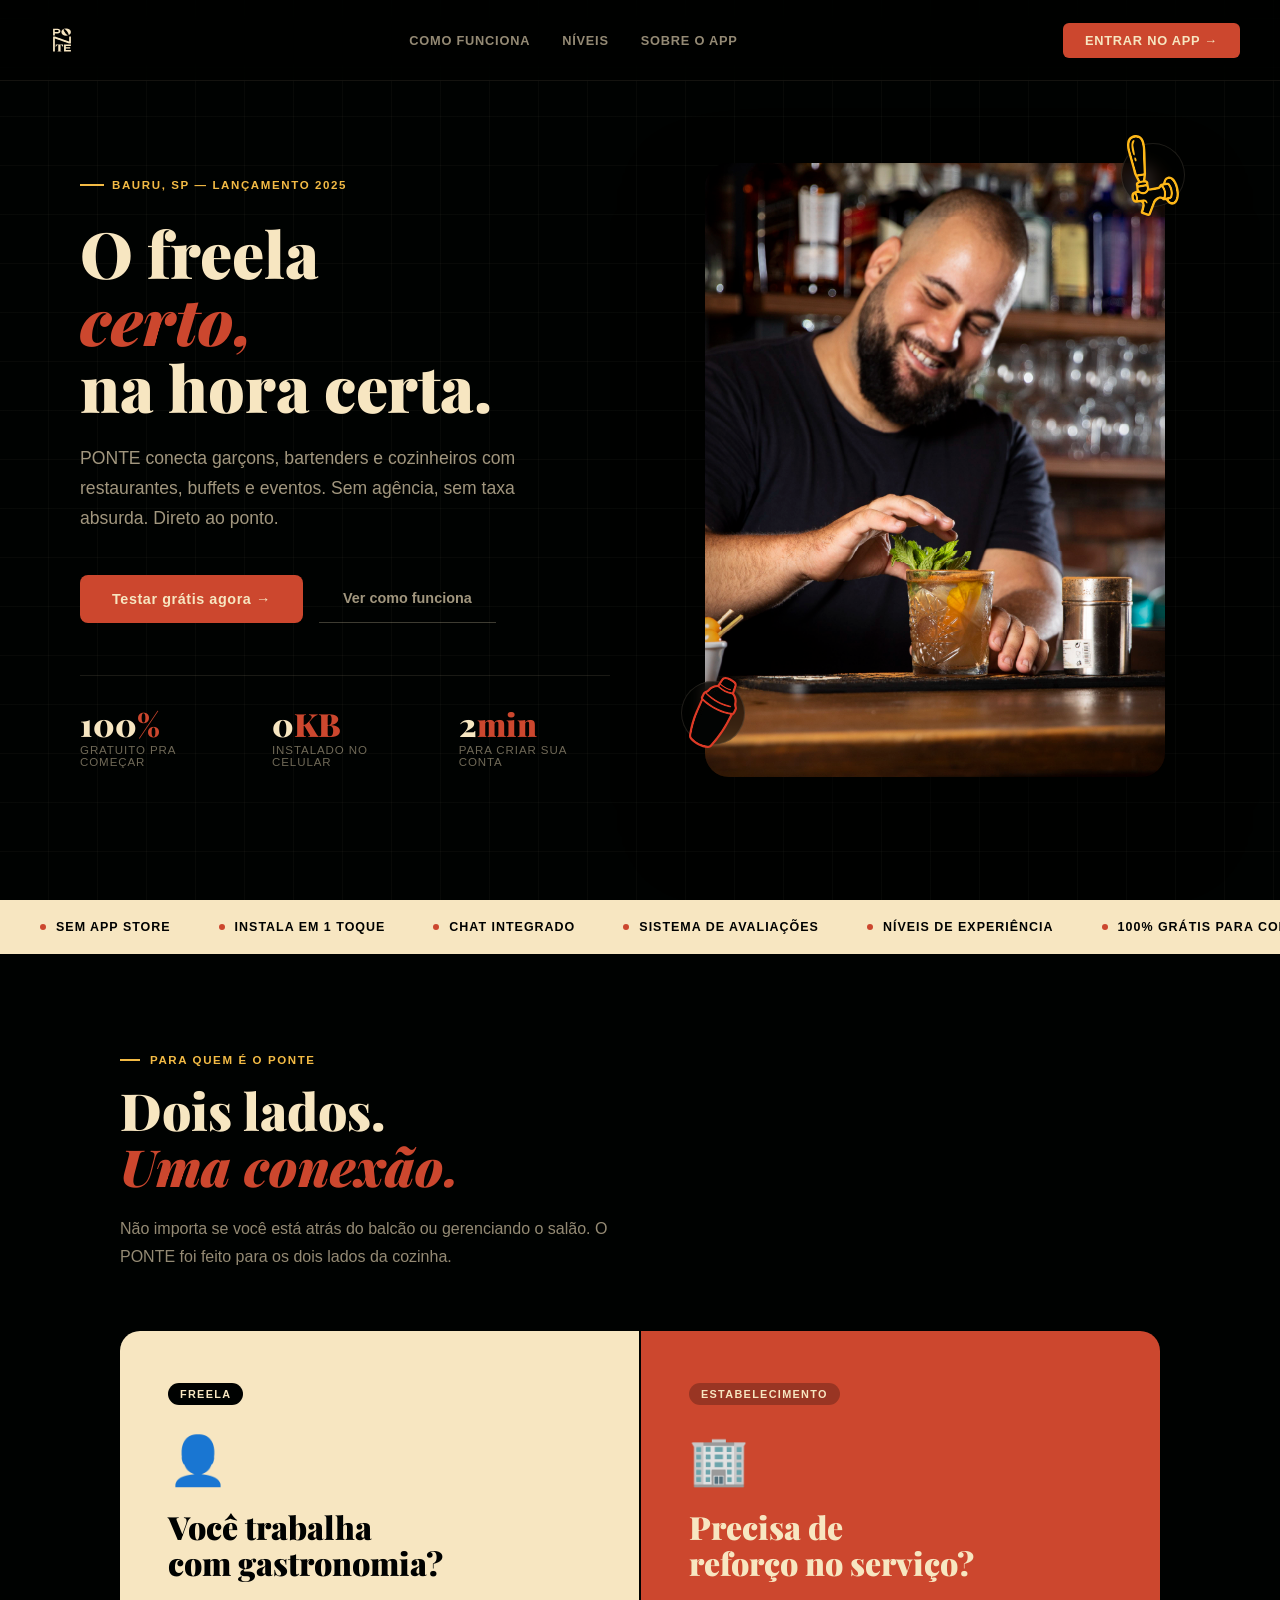
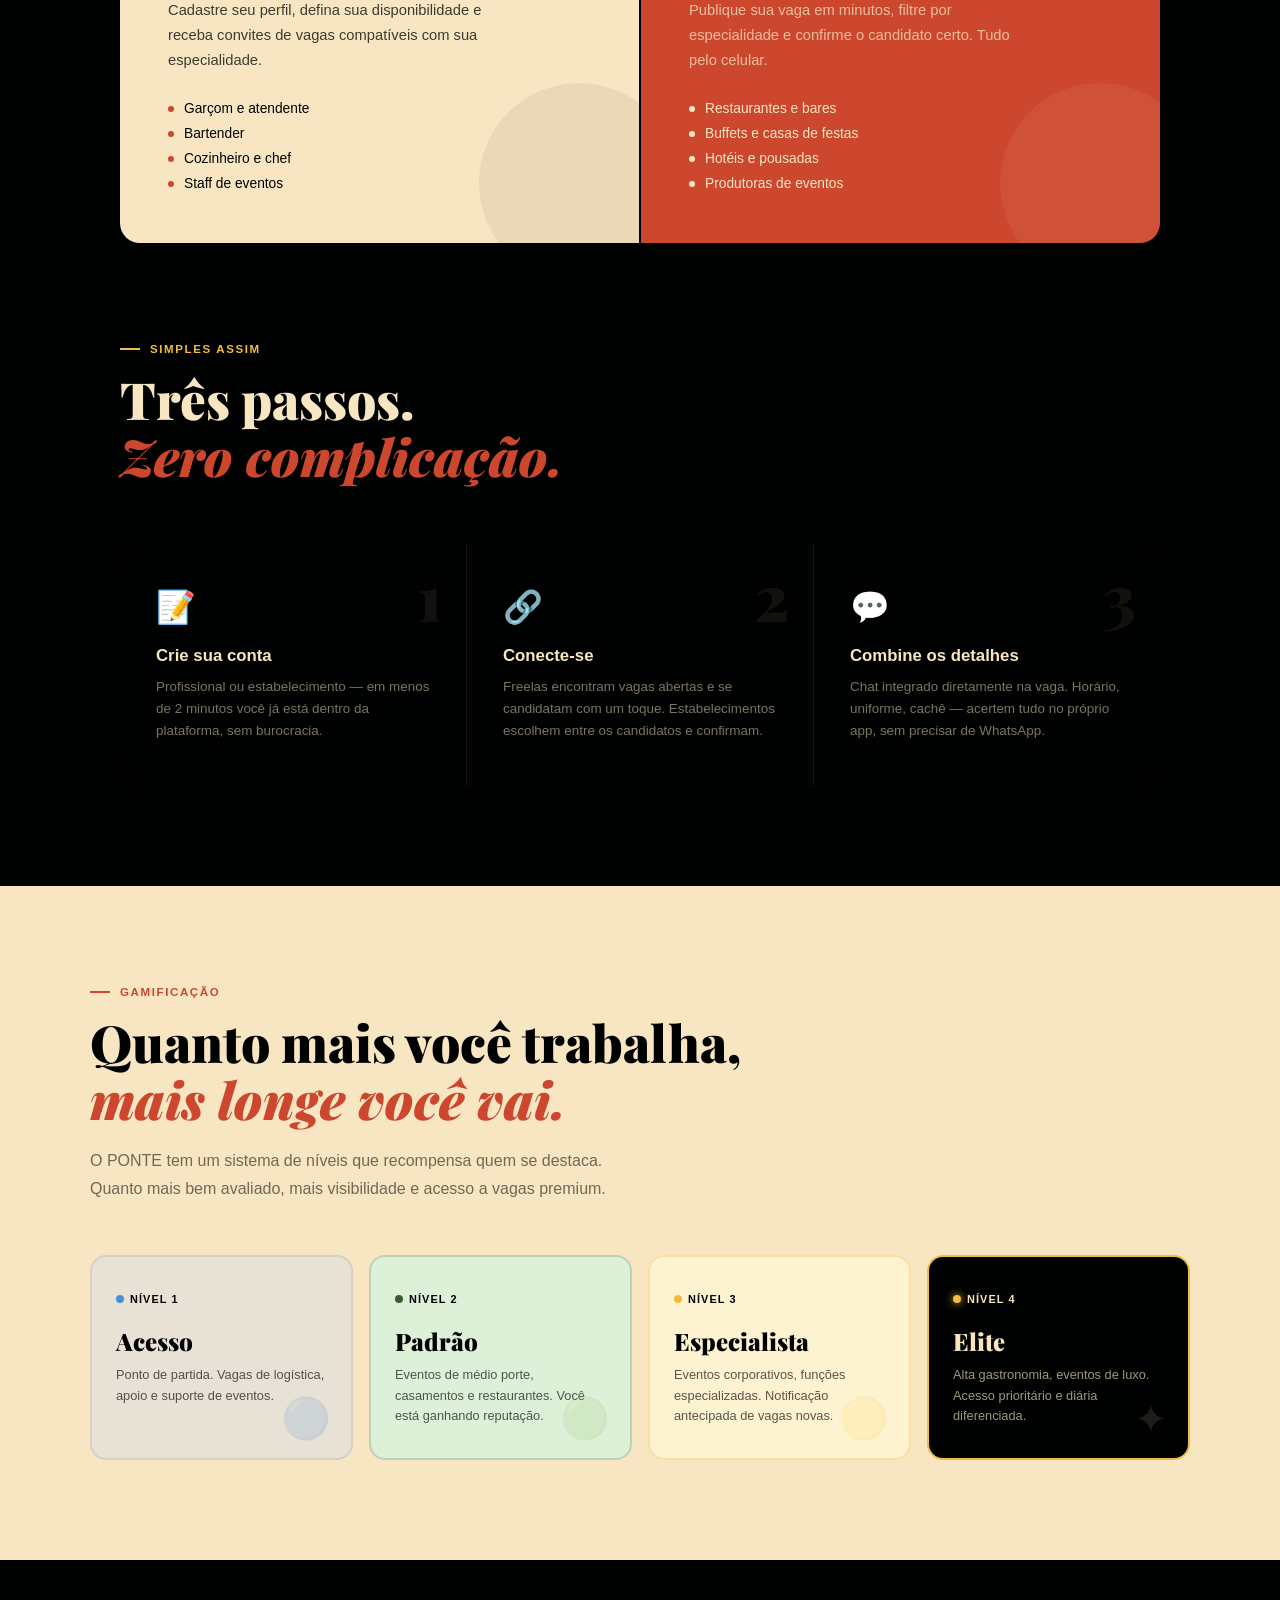
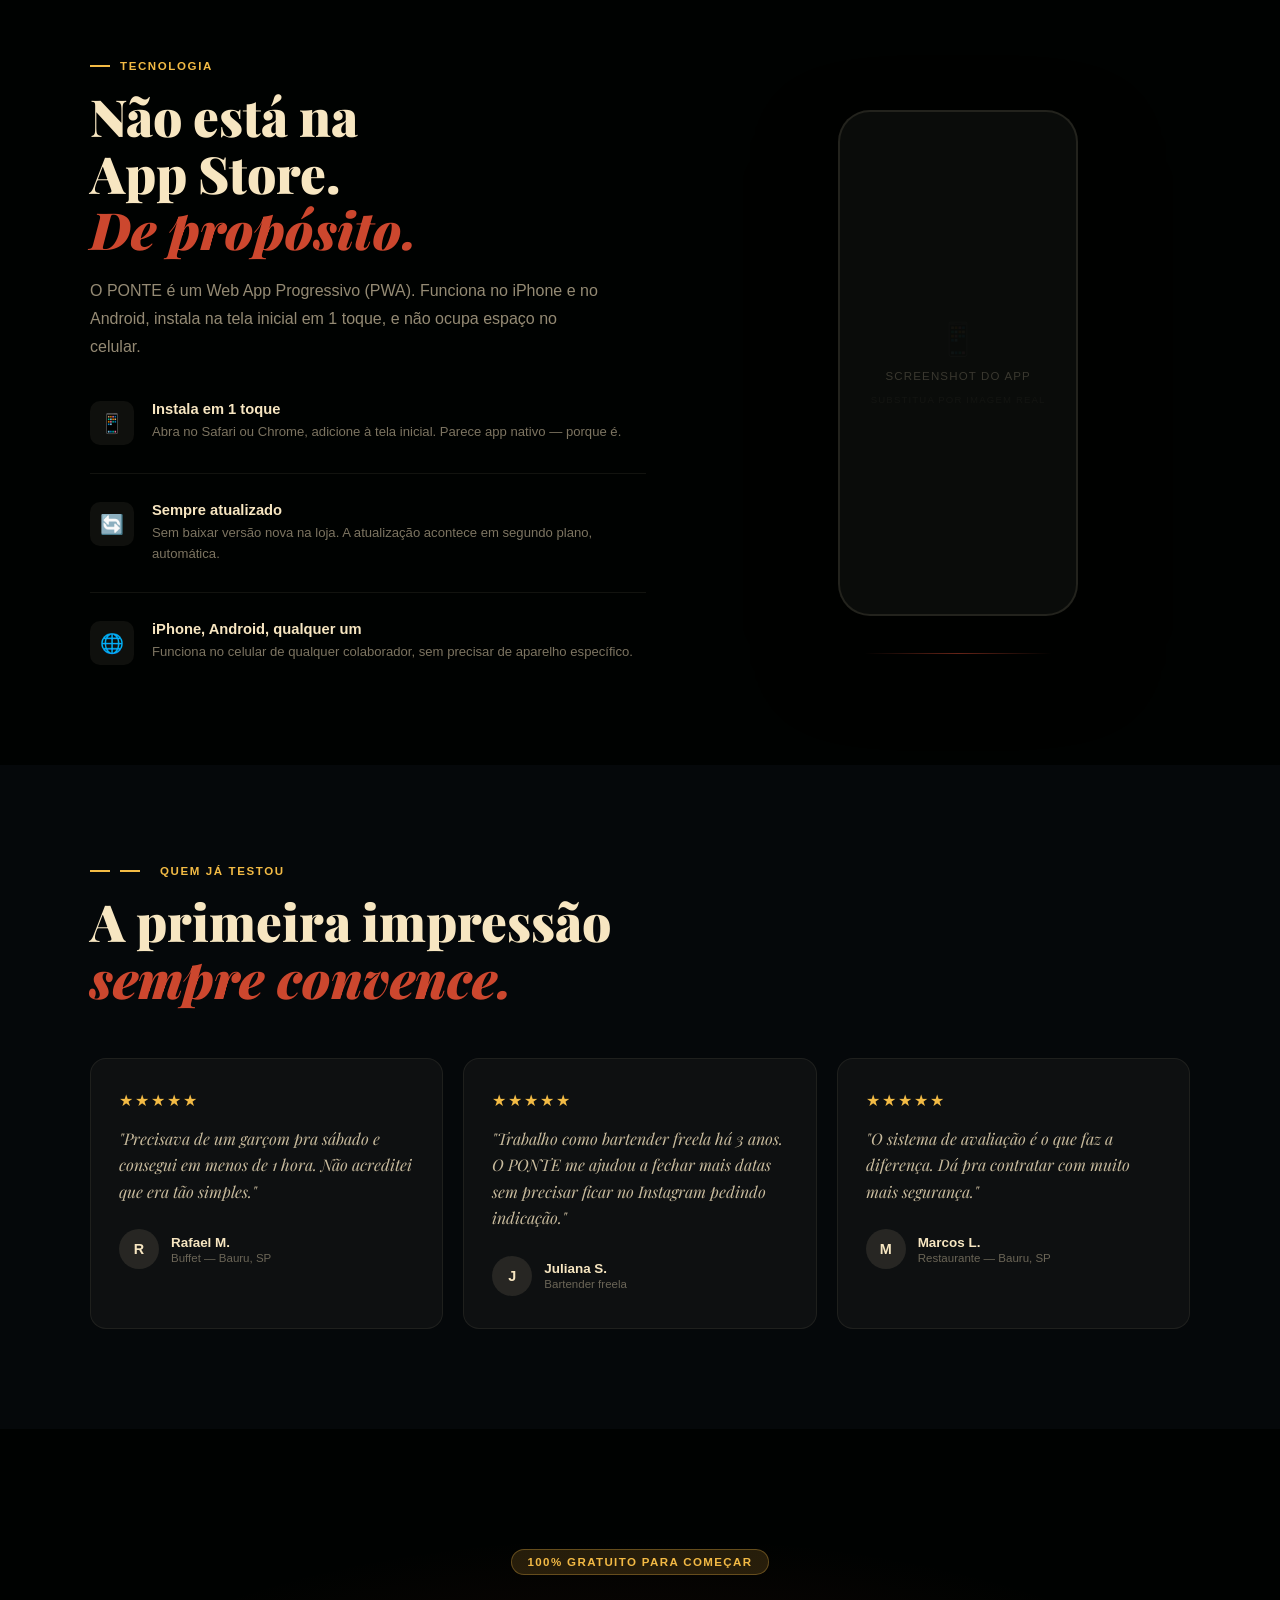
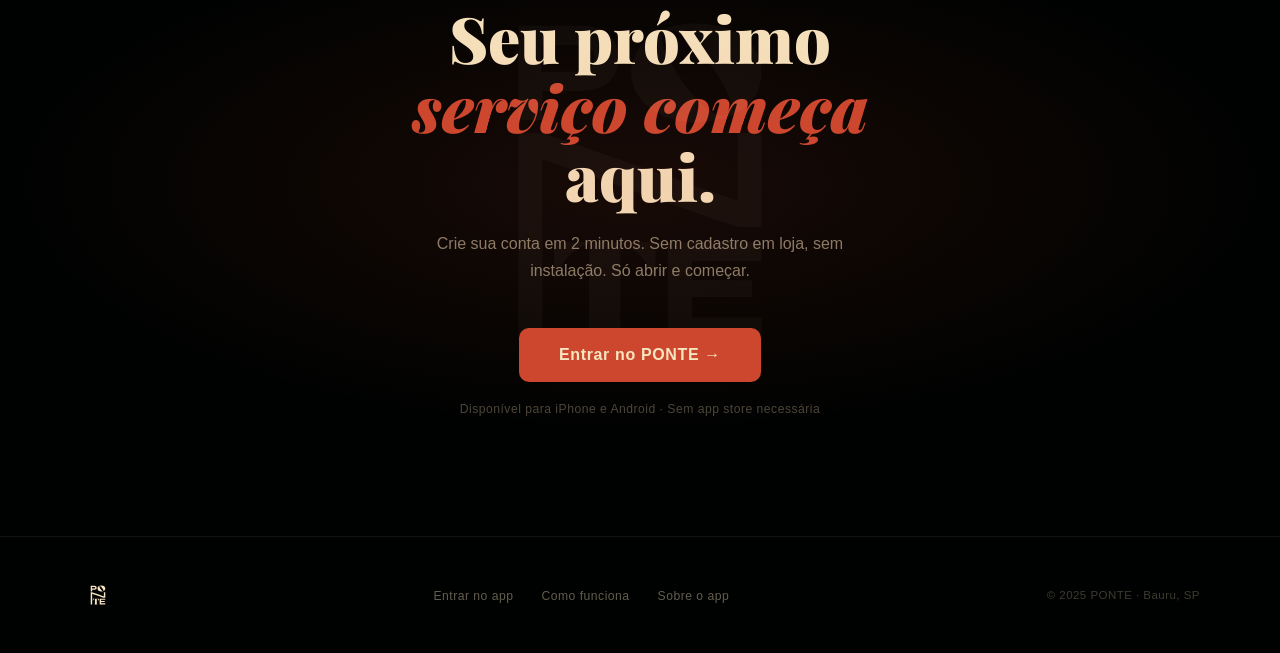
<file: home/index.html>
<!DOCTYPE html>
<html lang="pt-BR">
<head>
  <meta charset="UTF-8" />
  <meta name="viewport" content="width=device-width, initial-scale=1.0" />
  <meta name="description" content="PONTE — Conectando freelas e estabelecimentos de gastronomia e eventos em Bauru. Teste grátis agora." />
  <meta name="theme-color" content="#000201" />
  <meta property="og:title" content="PONTE — Trabalho freela em gastronomia" />
  <meta property="og:description" content="A plataforma que conecta garçons, bartenders e cozinheiros a bares, buffets e eventos em Bauru." />
  <meta property="og:image" content="og.jpg" />
  <title>PONTE — Conecta freelas e estabelecimentos</title>

  <!-- Clash Display via Fontshare -->
  <link rel="preconnect" href="https://api.fontshare.com" />
  <link href="https://api.fontshare.com/v2/css?f[]=clash-display@400,500,600,700&display=swap" rel="stylesheet" />
  <!-- Bely: não está no Google Fonts público, usamos uma fallback serif com características similares
       e complementamos com variações de weight para o efeito display -->
  <link href="https://fonts.googleapis.com/css2?family=Playfair+Display:ital,wght@0,700;0,900;1,700&display=swap" rel="stylesheet" />

  <style>
    /* ════════════════════════════════════════
       TOKENS
    ════════════════════════════════════════ */
    :root {
      --ink:    #000201;
      --cream:  #f7e6c1;
      --red:    #cc472e;
      --amber:  #f3bb45;
      --green:  #385c37;

      --font-display: 'Clash Display', sans-serif;
      --font-serif:   'Playfair Display', serif; /* substitui Bely */

      --ease: cubic-bezier(.22,1,.36,1);
    }

    /* ════════════════════════════════════════
       RESET
    ════════════════════════════════════════ */
    *, *::before, *::after { box-sizing: border-box; margin: 0; padding: 0; }
    html { font-size: 16px; scroll-behavior: smooth; }
    body {
      font-family: var(--font-display);
      background: var(--ink);
      color: var(--cream);
      overflow-x: hidden;
    }
    img { display: block; max-width: 100%; }
    a   { color: inherit; text-decoration: none; }
    ::selection { background: var(--red); color: var(--cream); }

    /* ════════════════════════════════════════
       NAV
    ════════════════════════════════════════ */
    nav {
      position: fixed; top: 0; left: 0; right: 0; z-index: 100;
      display: flex; align-items: center; justify-content: space-between;
      padding: 18px 40px;
      border-bottom: 1px solid rgba(247,230,193,.08);
      backdrop-filter: blur(20px);
      background: rgba(0,2,1,.7);
    }
    .nav-logo {
      display: flex; align-items: center;
    }
    .nav-logo svg { width: 36px; height: 36px; }
    .nav-logo-text {
      font-family: var(--font-display);
      font-weight: 700;
      font-size: 1rem;
      letter-spacing: .12em;
      color: var(--cream);
    }
    .nav-links {
      display: flex; align-items: center; gap: 32px;
      font-size: .8rem; font-weight: 600; letter-spacing: .06em;
      text-transform: uppercase;
      list-style: none;
    }
    .nav-links a { color: rgba(247,230,193,.6); transition: color .2s; }
    .nav-links a:hover { color: var(--cream); }
    .nav-cta {
      background: var(--red); color: var(--cream);
      padding: 10px 22px; border-radius: 6px;
      font-size: .8rem; font-weight: 700; letter-spacing: .06em;
      text-transform: uppercase;
      transition: opacity .2s, transform .15s;
    }
    .nav-cta:hover { opacity: .85; transform: translateY(-1px); }

    @media (max-width: 768px) {
      nav { padding: 16px 20px; }
      .nav-links { display: none; }
    }

    /* ════════════════════════════════════════
       HERO
    ════════════════════════════════════════ */
    .hero {
      min-height: 100vh;
      display: grid;
      grid-template-columns: 1fr 1fr;
      align-items: center;
      padding: 120px 80px 80px;
      gap: 60px;
      position: relative;
      overflow: hidden;
    }

    /* Fundo: pattern de conexão sutil */
    .hero::before {
      content: '';
      position: absolute; inset: 0;
      background-image:
        repeating-linear-gradient(0deg, transparent, transparent 48px, rgba(247,230,193,.03) 48px, rgba(247,230,193,.03) 49px),
        repeating-linear-gradient(90deg, transparent, transparent 48px, rgba(247,230,193,.03) 48px, rgba(247,230,193,.03) 49px);
      pointer-events: none;
    }

    .hero-text { position: relative; z-index: 1; }

    .hero-eyebrow {
      display: inline-flex; align-items: center; gap: 8px;
      font-size: .72rem; font-weight: 700; letter-spacing: .14em;
      text-transform: uppercase; color: var(--amber);
      margin-bottom: 28px;
    }
    .hero-eyebrow::before {
      content: '';
      display: block; width: 24px; height: 2px;
      background: var(--amber);
    }

    .hero-headline {
      font-family: var(--font-serif);
      font-size: clamp(2.8rem, 5vw, 5rem);
      font-weight: 900;
      line-height: 1.05;
      color: var(--cream);
      margin-bottom: 24px;
    }
    .hero-headline em {
      font-style: italic;
      color: var(--red);
    }

    .hero-sub {
      font-family: var(--font-display);
      font-size: clamp(.95rem, 1.5vw, 1.1rem);
      font-weight: 400;
      color: rgba(247,230,193,.65);
      line-height: 1.7;
      max-width: 440px;
      margin-bottom: 40px;
    }

    .hero-actions {
      display: flex; align-items: center; gap: 16px; flex-wrap: wrap;
    }
    .btn-primary {
      background: var(--red); color: var(--cream);
      padding: 16px 32px; border-radius: 8px;
      font-family: var(--font-display);
      font-size: .9rem; font-weight: 700; letter-spacing: .04em;
      transition: transform .2s var(--ease), box-shadow .2s;
      box-shadow: 0 0 0 0 rgba(204,71,46,0);
    }
    .btn-primary:hover {
      transform: translateY(-2px);
      box-shadow: 0 8px 32px rgba(204,71,46,.4);
    }
    .btn-ghost {
      color: rgba(247,230,193,.65);
      padding: 16px 24px;
      font-family: var(--font-display);
      font-size: .9rem; font-weight: 600;
      border-bottom: 1px solid rgba(247,230,193,.25);
      transition: color .2s, border-color .2s;
    }
    .btn-ghost:hover { color: var(--cream); border-color: var(--cream); }

    .hero-stats {
      display: flex; gap: 32px; margin-top: 52px;
      padding-top: 32px;
      border-top: 1px solid rgba(247,230,193,.1);
    }
    .stat-item {}
    .stat-num {
      font-family: var(--font-serif);
      font-size: 2rem; font-weight: 900;
      color: var(--cream); line-height: 1;
    }
    .stat-num span { color: var(--red); }
    .stat-label {
      font-size: .72rem; font-weight: 500; letter-spacing: .08em;
      text-transform: uppercase;
      color: rgba(247,230,193,.45);
      margin-top: 4px;
    }

    /* Logo hero lado direito */
    .hero-visual {
      position: relative; z-index: 1;
      display: flex; align-items: center; justify-content: center;
    }
    .hero-logo-wrap {
      position: relative;
      width: 100%; max-width: 460px;
    }
    .hero-logo-bg {
      width: 100%;
      aspect-ratio: 1;
      background: var(--red);
      border-radius: 28px;
      display: flex; align-items: center; justify-content: center;
      position: relative;
      overflow: hidden;
    }
    /* Placeholder texto enquanto não há mockup */
    .hero-mockup-placeholder {
      width: 100%;
      aspect-ratio: 9/16;
      max-height: 520px;
      background: var(--surface, #0d0f0d);
      border-radius: 24px;
      border: 1px solid rgba(247,230,193,.1);
      display: flex; flex-direction: column;
      align-items: center; justify-content: center;
      gap: 12px;
      color: rgba(247,230,193,.2);
      font-size: .8rem; letter-spacing: .1em;
      text-transform: uppercase;
      position: relative;
      overflow: hidden;
    }
    .hero-mockup-placeholder::before {
      content: '';
      position: absolute; inset: 0;
      background:
        radial-gradient(ellipse 60% 40% at 50% 20%, rgba(204,71,46,.15) 0%, transparent 70%);
    }
    .placeholder-icon {
      font-size: 2.5rem; opacity: .3;
    }
    .placeholder-label { opacity: .4; }

    /* Ícone gastronomia flutuando */
    .float-icon {
      position: absolute;
      z-index: 10;
      animation: float 4s ease-in-out infinite;
      /* fundo escuro com blur pra destacar sobre a foto */
      background: rgba(0,2,1,.55);
      backdrop-filter: blur(8px);
      border-radius: 50%;
      width: 64px; height: 64px;
      display: flex; align-items: center; justify-content: center;
      border: 1px solid rgba(247,230,193,.12);
    }
    .float-icon:nth-child(1) { top: -20px; right: -20px; animation-delay: 0s; }
    .float-icon:nth-child(2) { bottom: 32px; left: -24px; animation-delay: 1.5s; }
    @keyframes float {
      0%,100% { transform: translateY(0) rotate(0deg); }
      50%      { transform: translateY(-10px) rotate(4deg); }
    }

    @media (max-width: 900px) {
      .hero {
        grid-template-columns: 1fr;
        padding: 100px 24px 60px;
        text-align: center;
      }
      .hero-eyebrow { justify-content: center; }
      .hero-sub { margin: 0 auto 40px; }
      .hero-actions { justify-content: center; }
      .hero-stats { justify-content: center; }
      .hero-visual { order: -1; }
      .hero-logo-wrap { max-width: 280px; margin: 0 auto; }
    }

    /* ════════════════════════════════════════
       SEÇÃO: PWA
    ════════════════════════════════════════ */
    .pwa-strip {
      background: var(--cream);
      color: var(--ink);
      padding: 20px 40px;
      overflow: hidden;
    }
    .pwa-marquee {
      display: flex; gap: 48px;
      white-space: nowrap;
      animation: marquee 20s linear infinite;
    }
    .pwa-item {
      display: flex; align-items: center; gap: 10px;
      font-size: .78rem; font-weight: 700; letter-spacing: .08em;
      text-transform: uppercase; flex-shrink: 0;
    }
    .pwa-dot { width: 6px; height: 6px; background: var(--red); border-radius: 50%; }
    @keyframes marquee {
      from { transform: translateX(0); }
      to   { transform: translateX(-50%); }
    }

    /* ════════════════════════════════════════
       SEÇÃO GENÉRICA
    ════════════════════════════════════════ */
    .section {
      padding: 100px 80px;
      max-width: 1200px;
      margin: 0 auto;
    }
    @media (max-width: 768px) {
      .section { padding: 72px 24px; }
    }

    .section-eyebrow {
      font-size: .72rem; font-weight: 700; letter-spacing: .14em;
      text-transform: uppercase; color: var(--amber);
      margin-bottom: 16px;
      display: flex; align-items: center; gap: 10px;
    }
    .section-eyebrow::before {
      content: ''; display: block; width: 20px; height: 2px; background: var(--amber);
    }
    .section-title {
      font-family: var(--font-serif);
      font-size: clamp(2rem, 4vw, 3.4rem);
      font-weight: 900;
      line-height: 1.1;
      color: var(--cream);
      max-width: 700px;
    }
    .section-title em { font-style: italic; color: var(--red); }
    .section-body {
      font-size: 1rem;
      color: rgba(247,230,193,.6);
      line-height: 1.75;
      max-width: 520px;
      margin-top: 20px;
    }

    /* ════════════════════════════════════════
       QUEM É O PONTE
    ════════════════════════════════════════ */
    .personas {
      display: grid;
      grid-template-columns: 1fr 1fr;
      gap: 2px;
      margin-top: 60px;
    }
    .persona {
      padding: 52px 48px;
      position: relative;
      overflow: hidden;
    }
    .persona-freela {
      background: var(--cream);
      color: var(--ink);
      border-radius: 20px 0 0 20px;
    }
    .persona-employer {
      background: var(--red);
      color: var(--cream);
      border-radius: 0 20px 20px 0;
    }
    .persona-tag {
      display: inline-block;
      font-size: .68rem; font-weight: 700; letter-spacing: .12em;
      text-transform: uppercase;
      padding: 5px 12px; border-radius: 99px;
      margin-bottom: 28px;
    }
    .persona-freela .persona-tag {
      background: var(--ink); color: var(--cream);
    }
    .persona-employer .persona-tag {
      background: rgba(0,2,1,.25); color: var(--cream);
    }
    .persona-icon { font-size: 3rem; margin-bottom: 20px; }
    .persona-title {
      font-family: var(--font-serif);
      font-size: clamp(1.5rem, 2.5vw, 2rem);
      font-weight: 900;
      line-height: 1.15;
      margin-bottom: 16px;
    }
    .persona-desc {
      font-size: .92rem;
      line-height: 1.7;
      opacity: .75;
      max-width: 340px;
    }
    .persona-items {
      margin-top: 28px;
      display: flex; flex-direction: column; gap: 10px;
      list-style: none;
    }
    .persona-items li {
      display: flex; align-items: center; gap: 10px;
      font-size: .86rem; font-weight: 500;
    }
    .persona-items li::before {
      content: ''; width: 6px; height: 6px; border-radius: 50%; flex-shrink: 0;
    }
    .persona-freela .persona-items li::before { background: var(--red); }
    .persona-employer .persona-items li::before { background: var(--cream); }

    /* Decoração de fundo do card */
    .persona::after {
      content: '';
      position: absolute;
      bottom: -40px; right: -40px;
      width: 200px; height: 200px;
      border-radius: 50%;
      opacity: .06;
    }
    .persona-freela::after { background: var(--ink); }
    .persona-employer::after { background: var(--cream); }

    @media (max-width: 768px) {
      .personas { grid-template-columns: 1fr; gap: 2px; }
      .persona-freela { border-radius: 20px 20px 0 0; }
      .persona-employer { border-radius: 0 0 20px 20px; }
      .persona { padding: 40px 28px; }
    }

    /* ════════════════════════════════════════
       COMO FUNCIONA
    ════════════════════════════════════════ */
    .how-grid {
      display: grid;
      grid-template-columns: repeat(3, 1fr);
      gap: 1px;
      background: rgba(247,230,193,.08);
      border-radius: 20px;
      overflow: hidden;
      margin-top: 60px;
    }
    .how-item {
      background: var(--ink);
      padding: 44px 36px;
      position: relative;
      transition: background .2s;
    }
    .how-item:hover { background: #0a0c0a; }
    .how-num {
      font-family: var(--font-serif);
      font-size: 4rem;
      font-weight: 900;
      color: rgba(247,230,193,.07);
      line-height: 1;
      position: absolute;
      top: 20px; right: 24px;
    }
    .how-icon {
      font-size: 2rem;
      margin-bottom: 20px;
    }
    .how-title {
      font-size: 1.05rem; font-weight: 700;
      color: var(--cream);
      margin-bottom: 10px;
    }
    .how-desc {
      font-size: .84rem;
      color: rgba(247,230,193,.5);
      line-height: 1.65;
    }

    @media (max-width: 768px) {
      .how-grid { grid-template-columns: 1fr; }
    }

    /* ════════════════════════════════════════
       NÍVEIS (gamificação)
    ════════════════════════════════════════ */
    .levels-section {
      padding: 100px 80px;
      background: var(--cream);
      color: var(--ink);
    }
    @media (max-width: 768px) {
      .levels-section { padding: 72px 24px; }
    }
    .levels-section .section-eyebrow { color: var(--red); }
    .levels-section .section-eyebrow::before { background: var(--red); }
    .levels-section .section-title { color: var(--ink); }
    .levels-section .section-body { color: rgba(0,2,1,.55); }

    .levels-grid {
      display: grid;
      grid-template-columns: repeat(4, 1fr);
      gap: 16px;
      margin-top: 52px;
    }
    .level-card {
      border-radius: 16px;
      padding: 32px 24px;
      position: relative;
      overflow: hidden;
      transition: transform .2s var(--ease);
    }
    .level-card:hover { transform: translateY(-4px); }
    .level-card.acesso    { background: #e8e2d6; border: 2px solid rgba(0,2,1,.08); }
    .level-card.padrao    { background: #ddf0d8; border: 2px solid rgba(56,92,55,.2); }
    .level-card.especialista { background: #fdf3d0; border: 2px solid rgba(243,187,69,.35); }
    .level-card.elite     { background: var(--ink); color: var(--cream); border: 2px solid var(--amber); }

    .level-badge {
      display: inline-flex; align-items: center; gap: 6px;
      font-size: .68rem; font-weight: 700; letter-spacing: .1em;
      text-transform: uppercase; margin-bottom: 20px;
    }
    .level-dot { width: 8px; height: 8px; border-radius: 50%; }
    .acesso .level-dot    { background: #4a90d9; }
    .padrao .level-dot    { background: var(--green); }
    .especialista .level-dot { background: var(--amber); }
    .elite .level-dot     { background: var(--amber); box-shadow: 0 0 8px var(--amber); }

    .level-name {
      font-family: var(--font-serif);
      font-size: 1.5rem; font-weight: 900;
      margin-bottom: 8px;
    }
    .level-desc {
      font-size: .8rem;
      line-height: 1.6;
      opacity: .65;
    }
    .level-icon {
      position: absolute; bottom: 16px; right: 20px;
      font-size: 2.5rem; opacity: .12;
    }

    @media (max-width: 900px) {
      .levels-grid { grid-template-columns: 1fr 1fr; }
    }
    @media (max-width: 480px) {
      .levels-grid { grid-template-columns: 1fr; }
    }

    /* ════════════════════════════════════════
       PWA DIFERENCIAL
    ════════════════════════════════════════ */
    .pwa-section {
      padding: 100px 80px;
    }
    @media (max-width: 768px) {
      .pwa-section { padding: 72px 24px; }
    }
    .pwa-grid {
      display: grid;
      grid-template-columns: 1.2fr 1fr;
      gap: 80px;
      align-items: center;
      max-width: 1100px;
      margin: 0 auto;
    }
    .pwa-features {
      display: flex; flex-direction: column; gap: 28px;
      margin-top: 40px;
    }
    .pwa-feat {
      display: flex; align-items: flex-start; gap: 18px;
      padding-bottom: 28px;
      border-bottom: 1px solid rgba(247,230,193,.07);
    }
    .pwa-feat:last-child { border-bottom: none; padding-bottom: 0; }
    .pwa-feat-icon {
      width: 44px; height: 44px;
      background: rgba(247,230,193,.06);
      border-radius: 10px;
      display: flex; align-items: center; justify-content: center;
      font-size: 1.2rem; flex-shrink: 0;
    }
    .pwa-feat-title {
      font-size: .92rem; font-weight: 700; color: var(--cream);
      margin-bottom: 4px;
    }
    .pwa-feat-desc {
      font-size: .82rem; color: rgba(247,230,193,.5); line-height: 1.6;
    }

    .pwa-visual {
      display: flex; align-items: center; justify-content: center;
    }
    .pwa-phone-placeholder {
      width: 240px;
      aspect-ratio: 9/19;
      background: #0a0c0a;
      border-radius: 32px;
      border: 2px solid rgba(247,230,193,.1);
      display: flex; flex-direction: column;
      align-items: center; justify-content: center;
      gap: 12px;
      color: rgba(247,230,193,.2);
      font-size: .72rem; letter-spacing: .1em;
      text-transform: uppercase;
      position: relative;
      box-shadow: 0 40px 80px rgba(0,0,0,.6);
    }
    .pwa-phone-placeholder::before {
      content: '';
      position: absolute;
      bottom: -40px; left: 50%; transform: translateX(-50%);
      width: 80%; height: 1px;
      background: radial-gradient(ellipse, rgba(204,71,46,.5) 0%, transparent 70%);
    }

    @media (max-width: 900px) {
      .pwa-grid { grid-template-columns: 1fr; gap: 40px; }
      .pwa-visual { order: -1; }
    }

    /* ════════════════════════════════════════
       DEPOIMENTOS
    ════════════════════════════════════════ */
    .testimonials-section {
      background: #05080a;
      padding: 100px 80px;
    }
    @media (max-width: 768px) {
      .testimonials-section { padding: 72px 24px; }
    }
    .testimonials-grid {
      display: grid;
      grid-template-columns: repeat(3, 1fr);
      gap: 20px;
      margin-top: 52px;
      max-width: 1100px;
      margin-left: auto;
      margin-right: auto;
    }
    .testimonial {
      background: rgba(247,230,193,.04);
      border: 1px solid rgba(247,230,193,.07);
      border-radius: 16px;
      padding: 32px 28px;
    }
    .testimonial-stars {
      color: var(--amber); font-size: 1rem;
      letter-spacing: 2px; margin-bottom: 16px;
    }
    .testimonial-text {
      font-family: var(--font-serif);
      font-style: italic;
      font-size: 1rem;
      line-height: 1.65;
      color: rgba(247,230,193,.8);
      margin-bottom: 24px;
    }
    .testimonial-author {
      display: flex; align-items: center; gap: 12px;
    }
    .author-avatar {
      width: 40px; height: 40px; border-radius: 50%;
      background: rgba(247,230,193,.1);
      display: flex; align-items: center; justify-content: center;
      font-size: .9rem; font-weight: 700; color: var(--cream);
      flex-shrink: 0;
    }
    .author-name {
      font-size: .84rem; font-weight: 700; color: var(--cream);
    }
    .author-role {
      font-size: .72rem; color: rgba(247,230,193,.4);
      margin-top: 2px;
    }

    @media (max-width: 900px) {
      .testimonials-grid { grid-template-columns: 1fr; max-width: 480px; }
    }

    /* ════════════════════════════════════════
       CTA FINAL
    ════════════════════════════════════════ */
    .cta-section {
      padding: 120px 80px;
      text-align: center;
      position: relative;
      overflow: hidden;
    }
    .cta-section::before {
      content: '';
      position: absolute; inset: 0;
      background:
        radial-gradient(ellipse 70% 50% at 50% 50%, rgba(204,71,46,.12) 0%, transparent 70%);
      pointer-events: none;
    }
    .cta-logo-bg {
      position: absolute; top: 50%; left: 50%; transform: translate(-50%,-50%);
      opacity: .03;
      pointer-events: none;
    }
    .cta-tag {
      display: inline-block;
      background: rgba(243,187,69,.15); color: var(--amber);
      border: 1px solid rgba(243,187,69,.3);
      padding: 6px 16px; border-radius: 99px;
      font-size: .72rem; font-weight: 700; letter-spacing: .12em;
      text-transform: uppercase;
      margin-bottom: 28px;
    }
    .cta-title {
      font-family: var(--font-serif);
      font-size: clamp(2.4rem, 5vw, 4.5rem);
      font-weight: 900;
      line-height: 1.08;
      color: var(--cream);
      max-width: 760px;
      margin: 0 auto 20px;
    }
    .cta-title em { font-style: italic; color: var(--red); }
    .cta-sub {
      font-size: 1rem;
      color: rgba(247,230,193,.55);
      max-width: 440px;
      margin: 0 auto 44px;
      line-height: 1.7;
    }
    .cta-actions {
      display: flex; align-items: center; justify-content: center;
      gap: 16px; flex-wrap: wrap;
    }
    .btn-cta {
      background: var(--red); color: var(--cream);
      padding: 18px 40px; border-radius: 10px;
      font-family: var(--font-display);
      font-size: 1rem; font-weight: 700; letter-spacing: .04em;
      transition: transform .2s var(--ease), box-shadow .2s;
      position: relative; z-index: 1;
    }
    .btn-cta:hover {
      transform: translateY(-3px);
      box-shadow: 0 12px 40px rgba(204,71,46,.45);
    }
    .cta-fine {
      margin-top: 20px;
      font-size: .76rem;
      color: rgba(247,230,193,.3);
      letter-spacing: .04em;
    }

    @media (max-width: 768px) {
      .cta-section { padding: 80px 24px; }
    }

    /* ════════════════════════════════════════
       FOOTER
    ════════════════════════════════════════ */
    footer {
      border-top: 1px solid rgba(247,230,193,.07);
      padding: 40px 80px;
      display: flex; align-items: center; justify-content: space-between;
      flex-wrap: wrap; gap: 20px;
    }
    .footer-logo {
      display: flex; align-items: center; gap: 10px;
    }
    .footer-logo svg { width: 28px; }
    .footer-brand {
      font-size: .8rem; font-weight: 700; letter-spacing: .1em;
      color: var(--cream);
    }
    .footer-links {
      display: flex; gap: 28px; list-style: none; flex-wrap: wrap;
    }
    .footer-links a {
      font-size: .76rem; color: rgba(247,230,193,.4);
      transition: color .2s; letter-spacing: .04em;
    }
    .footer-links a:hover { color: var(--cream); }
    .footer-copy {
      font-size: .72rem; color: rgba(247,230,193,.25);
      letter-spacing: .04em;
    }

    @media (max-width: 768px) {
      footer {
        padding: 32px 24px;
        flex-direction: column; text-align: center; align-items: center;
      }
    }

    /* ── HERO IMAGE ── */
    .hero-img-wrap {
      width: 100%;
      max-width: 460px;
      aspect-ratio: 3/4;
      border-radius: 24px;
      overflow: visible; /* permite ícones vazarem pras bordas */
      position: relative;
      box-shadow: 0 40px 80px rgba(0,0,0,.55);
    }
    /* Clip apenas na foto, não nos ícones */
    .hero-img {
      border-radius: 24px;
    }
    /* Vinheta sutil */
    .hero-img-wrap::before {
      content: '';
      position: absolute; inset: 0;
      border-radius: 24px;
      box-shadow: inset 0 0 60px rgba(0,2,1,.35);
      pointer-events: none;
      z-index: 1;
    }
    .hero-img {
      width: 100%; height: 100%;
      object-fit: cover;
      object-position: center 20%;
      display: block;
      border-radius: 24px;
    }

    /* ════════════════════════════════════════
       SCROLL REVEAL
    ════════════════════════════════════════ */
    .reveal {
      opacity: 0;
      transform: translateY(28px);
      transition: opacity .7s var(--ease), transform .7s var(--ease);
    }
    .reveal.visible {
      opacity: 1;
      transform: translateY(0);
    }
    @media (prefers-reduced-motion: reduce) {
      .reveal { opacity: 1; transform: none; transition: none; }
    }
  </style>
</head>
<body>

  <!-- NAV -->
  <nav>
    <div class="nav-logo">
      <svg viewBox="0 0 960 960" xmlns="http://www.w3.org/2000/svg" style="width:44px;height:44px">
        <g fill="#f7e6c1">
          <path d="M323.96,730.32h-38.33s0-325.78,0-325.78h38.33s312.08,108.42,312.08,108.42v-108.42h38.33v150.75h-38.33s-312.08-108.44-312.08-108.44v283.47Z"/>
          <path d="M674.37,609.73h-111.34v30.58h96.26v26.92h-96.26v32.95h111.34v30.15h-149.67v-150.74h149.67v30.15Z"/>
          <path d="M382.53,233.18c42.64,0,63.1,20.68,63.1,52.11s-20.46,52.33-63.1,52.33h-58.58v46.3h-38.33v-150.74h96.91ZM381.03,306.83c17.66,0,26.27-8.61,26.27-21.54s-8.61-21.32-26.27-21.32h-59.01v42.86h59.01Z"/>
          <path d="M466.1,307.64c0-43.38,41.73-77.96,102.46-77.96s105.81,30.34,105.81,77.96c0,44.29-34.65,79.78-105.44,79.78-53.65,0-102.83-30.94-102.83-79.78ZM625.94,361.03c0-25.48-62.59-120.43-95.38-120.43-9.32,0-14.9,5.46-14.9,14.86,0,29.73,64.46,121.04,95.01,121.04,10.06,0,15.28-5.16,15.28-15.47Z"/>
          <path d="M504.87,638.62h-.23c-16.94-36.01-35.91-53.18-56.23-55.48v143.83h20.32v3.35h-90.33v-3.35h20.32v-143.83c-20.1,2.3-39.07,19.47-56,55.48h-.23v-59.04h162.37v59.04Z"/>
        </g>
      </svg>
    </div>
    <ul class="nav-links">
      <li><a href="#como-funciona">Como funciona</a></li>
      <li><a href="#niveis">Níveis</a></li>
      <li><a href="#pwa">Sobre o app</a></li>
    </ul>
    <a href="https://ponte-app.com" class="nav-cta">Entrar no app →</a>
  </nav>

  <!-- HERO -->
  <section class="hero">
    <div class="hero-text">
      <p class="hero-eyebrow">Bauru, SP — Lançamento 2025</p>
      <h1 class="hero-headline">
        O freela<br>
        <em>certo,</em><br>
        na hora certa.
      </h1>
      <p class="hero-sub">
        PONTE conecta garçons, bartenders e cozinheiros com restaurantes, buffets e eventos. Sem agência, sem taxa absurda. Direto ao ponto.
      </p>
      <div class="hero-actions">
        <a href="https://ponte-app.com" class="btn-primary">Testar grátis agora →</a>
        <a href="#como-funciona" class="btn-ghost">Ver como funciona</a>
      </div>
      <div class="hero-stats">
        <div class="stat-item">
          <div class="stat-num">100<span>%</span></div>
          <div class="stat-label">Gratuito pra começar</div>
        </div>
        <div class="stat-item">
          <div class="stat-num">0<span>KB</span></div>
          <div class="stat-label">Instalado no celular</div>
        </div>
        <div class="stat-item">
          <div class="stat-num">2<span>min</span></div>
          <div class="stat-label">Para criar sua conta</div>
        </div>
      </div>
    </div>

    <div class="hero-visual">
      <div class="hero-logo-wrap">
        <div class="hero-img-wrap">
          <!-- Ícones da identidade PONTE flutuando sobre a foto -->
          <div class="float-icon">
            <img src="Asset_1.svg" alt="" width="52" height="52" style="width:52px;height:auto" />
          </div>
          <div class="float-icon">
            <img src="Asset_2.svg" alt="" width="48" height="48" style="width:48px;height:auto" />
          </div>
          <img src="barman.webp" alt="Bartender finalizando um drinque" class="hero-img" />
        </div>
      </div>
    </div>
  </section>

  <!-- MARQUEE -->
  <div class="pwa-strip">
    <div class="pwa-marquee">
      <!-- duplicado para loop contínuo -->
      <span class="pwa-item"><span class="pwa-dot"></span>Sem app store</span>
      <span class="pwa-item"><span class="pwa-dot"></span>Instala em 1 toque</span>
      <span class="pwa-item"><span class="pwa-dot"></span>Chat integrado</span>
      <span class="pwa-item"><span class="pwa-dot"></span>Sistema de avaliações</span>
      <span class="pwa-item"><span class="pwa-dot"></span>Níveis de experiência</span>
      <span class="pwa-item"><span class="pwa-dot"></span>100% grátis para começar</span>
      <span class="pwa-item"><span class="pwa-dot"></span>Sem app store</span>
      <span class="pwa-item"><span class="pwa-dot"></span>Instala em 1 toque</span>
      <span class="pwa-item"><span class="pwa-dot"></span>Chat integrado</span>
      <span class="pwa-item"><span class="pwa-dot"></span>Sistema de avaliações</span>
      <span class="pwa-item"><span class="pwa-dot"></span>Níveis de experiência</span>
      <span class="pwa-item"><span class="pwa-dot"></span>100% grátis para começar</span>
    </div>
  </div>

  <!-- PARA QUEM É -->
  <div class="section" id="como-funciona">
    <p class="section-eyebrow reveal">Para quem é o PONTE</p>
    <h2 class="section-title reveal">
      Dois lados.<br>
      <em>Uma conexão.</em>
    </h2>
    <p class="section-body reveal">
      Não importa se você está atrás do balcão ou gerenciando o salão. O PONTE foi feito para os dois lados da cozinha.
    </p>

    <div class="personas reveal">
      <div class="persona persona-freela">
        <span class="persona-tag">Freela</span>
        <div class="persona-icon">👤</div>
        <h3 class="persona-title">Você trabalha<br>com gastronomia?</h3>
        <p class="persona-desc">
          Cadastre seu perfil, defina sua disponibilidade e receba convites de vagas compatíveis com sua especialidade.
        </p>
        <ul class="persona-items">
          <li>Garçom e atendente</li>
          <li>Bartender</li>
          <li>Cozinheiro e chef</li>
          <li>Staff de eventos</li>
        </ul>
      </div>
      <div class="persona persona-employer">
        <span class="persona-tag">Estabelecimento</span>
        <div class="persona-icon">🏢</div>
        <h3 class="persona-title">Precisa de<br>reforço no serviço?</h3>
        <p class="persona-desc">
          Publique sua vaga em minutos, filtre por especialidade e confirme o candidato certo. Tudo pelo celular.
        </p>
        <ul class="persona-items">
          <li>Restaurantes e bares</li>
          <li>Buffets e casas de festas</li>
          <li>Hotéis e pousadas</li>
          <li>Produtoras de eventos</li>
        </ul>
      </div>
    </div>
  </div>

  <!-- COMO FUNCIONA -->
  <div class="section" style="padding-top:0">
    <p class="section-eyebrow reveal">Simples assim</p>
    <h2 class="section-title reveal">Três passos.<br><em>Zero complicação.</em></h2>

    <div class="how-grid reveal">
      <div class="how-item">
        <span class="how-num">1</span>
        <div class="how-icon">📝</div>
        <h4 class="how-title">Crie sua conta</h4>
        <p class="how-desc">Profissional ou estabelecimento — em menos de 2 minutos você já está dentro da plataforma, sem burocracia.</p>
      </div>
      <div class="how-item">
        <span class="how-num">2</span>
        <div class="how-icon">🔗</div>
        <h4 class="how-title">Conecte-se</h4>
        <p class="how-desc">Freelas encontram vagas abertas e se candidatam com um toque. Estabelecimentos escolhem entre os candidatos e confirmam.</p>
      </div>
      <div class="how-item">
        <span class="how-num">3</span>
        <div class="how-icon">💬</div>
        <h4 class="how-title">Combine os detalhes</h4>
        <p class="how-desc">Chat integrado diretamente na vaga. Horário, uniforme, cachê — acertem tudo no próprio app, sem precisar de WhatsApp.</p>
      </div>
    </div>
  </div>

  <!-- NÍVEIS -->
  <section class="levels-section" id="niveis">
    <div style="max-width:1100px;margin:0 auto">
      <p class="section-eyebrow reveal">Gamificação</p>
      <h2 class="section-title reveal">
        Quanto mais você trabalha,<br>
        <em>mais longe você vai.</em>
      </h2>
      <p class="section-body reveal" style="color:rgba(0,2,1,.55)">
        O PONTE tem um sistema de níveis que recompensa quem se destaca. Quanto mais bem avaliado, mais visibilidade e acesso a vagas premium.
      </p>

      <div class="levels-grid">
        <div class="level-card acesso reveal">
          <div class="level-badge">
            <span class="level-dot"></span> Nível 1
          </div>
          <div class="level-name">Acesso</div>
          <div class="level-desc">Ponto de partida. Vagas de logística, apoio e suporte de eventos.</div>
          <div class="level-icon">🔵</div>
        </div>
        <div class="level-card padrao reveal">
          <div class="level-badge">
            <span class="level-dot"></span> Nível 2
          </div>
          <div class="level-name">Padrão</div>
          <div class="level-desc">Eventos de médio porte, casamentos e restaurantes. Você está ganhando reputação.</div>
          <div class="level-icon">🟢</div>
        </div>
        <div class="level-card especialista reveal">
          <div class="level-badge">
            <span class="level-dot"></span> Nível 3
          </div>
          <div class="level-name">Especialista</div>
          <div class="level-desc">Eventos corporativos, funções especializadas. Notificação antecipada de vagas novas.</div>
          <div class="level-icon">🟡</div>
        </div>
        <div class="level-card elite reveal">
          <div class="level-badge">
            <span class="level-dot"></span> Nível 4
          </div>
          <div class="level-name">Elite</div>
          <div class="level-desc">Alta gastronomia, eventos de luxo. Acesso prioritário e diária diferenciada.</div>
          <div class="level-icon">✦</div>
        </div>
      </div>
    </div>
  </section>

  <!-- PWA DIFERENCIAL -->
  <section class="pwa-section" id="pwa">
    <div class="pwa-grid">
      <div>
        <p class="section-eyebrow reveal">Tecnologia</p>
        <h2 class="section-title reveal">
          Não está na<br>
          App Store.<br>
          <em>De propósito.</em>
        </h2>
        <p class="section-body reveal">
          O PONTE é um Web App Progressivo (PWA). Funciona no iPhone e no Android, instala na tela inicial em 1 toque, e não ocupa espaço no celular.
        </p>
        <div class="pwa-features reveal">
          <div class="pwa-feat">
            <div class="pwa-feat-icon">📱</div>
            <div>
              <div class="pwa-feat-title">Instala em 1 toque</div>
              <div class="pwa-feat-desc">Abra no Safari ou Chrome, adicione à tela inicial. Parece app nativo — porque é.</div>
            </div>
          </div>
          <div class="pwa-feat">
            <div class="pwa-feat-icon">🔄</div>
            <div>
              <div class="pwa-feat-title">Sempre atualizado</div>
              <div class="pwa-feat-desc">Sem baixar versão nova na loja. A atualização acontece em segundo plano, automática.</div>
            </div>
          </div>
          <div class="pwa-feat">
            <div class="pwa-feat-icon">🌐</div>
            <div>
              <div class="pwa-feat-title">iPhone, Android, qualquer um</div>
              <div class="pwa-feat-desc">Funciona no celular de qualquer colaborador, sem precisar de aparelho específico.</div>
            </div>
          </div>
        </div>
      </div>
      <div class="pwa-visual reveal">
        <div class="pwa-phone-placeholder">
          <div style="font-size:2rem;opacity:.2">📱</div>
          <div>Screenshot do app</div>
          <div style="font-size:.6rem;opacity:.2;padding:0 20px;text-align:center">Substitua por imagem real</div>
        </div>
      </div>
    </div>
  </section>

  <!-- DEPOIMENTOS -->
  <section class="testimonials-section">
    <div style="max-width:1100px;margin:0 auto">
      <p class="section-eyebrow reveal" style="color:var(--amber)">
        <span style="display:block;width:20px;height:2px;background:var(--amber);margin-right:10px;display:inline-block;vertical-align:middle"></span>
        Quem já testou
      </p>
      <h2 class="section-title reveal">
        A primeira impressão<br>
        <em>sempre convence.</em>
      </h2>

      <div class="testimonials-grid">
        <div class="testimonial reveal">
          <div class="testimonial-stars">★★★★★</div>
          <p class="testimonial-text">"Precisava de um garçom pra sábado e consegui em menos de 1 hora. Não acreditei que era tão simples."</p>
          <div class="testimonial-author">
            <div class="author-avatar">R</div>
            <div>
              <div class="author-name">Rafael M.</div>
              <div class="author-role">Buffet — Bauru, SP</div>
            </div>
          </div>
        </div>
        <div class="testimonial reveal">
          <div class="testimonial-stars">★★★★★</div>
          <p class="testimonial-text">"Trabalho como bartender freela há 3 anos. O PONTE me ajudou a fechar mais datas sem precisar ficar no Instagram pedindo indicação."</p>
          <div class="testimonial-author">
            <div class="author-avatar">J</div>
            <div>
              <div class="author-name">Juliana S.</div>
              <div class="author-role">Bartender freela</div>
            </div>
          </div>
        </div>
        <div class="testimonial reveal">
          <div class="testimonial-stars">★★★★★</div>
          <p class="testimonial-text">"O sistema de avaliação é o que faz a diferença. Dá pra contratar com muito mais segurança."</p>
          <div class="testimonial-author">
            <div class="author-avatar">M</div>
            <div>
              <div class="author-name">Marcos L.</div>
              <div class="author-role">Restaurante — Bauru, SP</div>
            </div>
          </div>
        </div>
      </div>
    </div>
  </section>

  <!-- CTA FINAL -->
  <section class="cta-section">
    <!-- Logo gigante de fundo -->
    <div class="cta-logo-bg" aria-hidden="true">
<svg viewBox="0 0 960 960" xmlns="http://www.w3.org/2000/svg" width="600" height="600">
        <g fill="#f7e6c1">
          <path d="M323.96,730.32h-38.33s0-325.78,0-325.78h38.33s312.08,108.42,312.08,108.42v-108.42h38.33v150.75h-38.33s-312.08-108.44-312.08-108.44v283.47Z"/>
          <path d="M674.37,609.73h-111.34v30.58h96.26v26.92h-96.26v32.95h111.34v30.15h-149.67v-150.74h149.67v30.15Z"/>
          <path d="M382.53,233.18c42.64,0,63.1,20.68,63.1,52.11s-20.46,52.33-63.1,52.33h-58.58v46.3h-38.33v-150.74h96.91ZM381.03,306.83c17.66,0,26.27-8.61,26.27-21.54s-8.61-21.32-26.27-21.32h-59.01v42.86h59.01Z"/>
          <path d="M466.1,307.64c0-43.38,41.73-77.96,102.46-77.96s105.81,30.34,105.81,77.96c0,44.29-34.65,79.78-105.44,79.78-53.65,0-102.83-30.94-102.83-79.78ZM625.94,361.03c0-25.48-62.59-120.43-95.38-120.43-9.32,0-14.9,5.46-14.9,14.86,0,29.73,64.46,121.04,95.01,121.04,10.06,0,15.28-5.16,15.28-15.47Z"/>
          <path d="M504.87,638.62h-.23c-16.94-36.01-35.91-53.18-56.23-55.48v143.83h20.32v3.35h-90.33v-3.35h20.32v-143.83c-20.1,2.3-39.07,19.47-56,55.48h-.23v-59.04h162.37v59.04Z"/>
        </g>
      </svg>
    </div>

    <span class="cta-tag">100% gratuito para começar</span>
    <h2 class="cta-title">
      Seu próximo<br>
      <em>serviço começa</em><br>
      aqui.
    </h2>
    <p class="cta-sub">
      Crie sua conta em 2 minutos. Sem cadastro em loja, sem instalação. Só abrir e começar.
    </p>
    <div class="cta-actions">
      <a href="https://ponte-app.com" class="btn-cta">Entrar no PONTE →</a>
    </div>
    <p class="cta-fine">Disponível para iPhone e Android · Sem app store necessária</p>
  </section>

  <!-- FOOTER -->
  <footer>
    <div class="footer-logo">
      <svg viewBox="0 0 960 960" xmlns="http://www.w3.org/2000/svg" style="width:36px;height:36px">
        <g fill="#f7e6c1">
          <path d="M323.96,730.32h-38.33s0-325.78,0-325.78h38.33s312.08,108.42,312.08,108.42v-108.42h38.33v150.75h-38.33s-312.08-108.44-312.08-108.44v283.47Z"/>
          <path d="M674.37,609.73h-111.34v30.58h96.26v26.92h-96.26v32.95h111.34v30.15h-149.67v-150.74h149.67v30.15Z"/>
          <path d="M382.53,233.18c42.64,0,63.1,20.68,63.1,52.11s-20.46,52.33-63.1,52.33h-58.58v46.3h-38.33v-150.74h96.91ZM381.03,306.83c17.66,0,26.27-8.61,26.27-21.54s-8.61-21.32-26.27-21.32h-59.01v42.86h59.01Z"/>
          <path d="M466.1,307.64c0-43.38,41.73-77.96,102.46-77.96s105.81,30.34,105.81,77.96c0,44.29-34.65,79.78-105.44,79.78-53.65,0-102.83-30.94-102.83-79.78ZM625.94,361.03c0-25.48-62.59-120.43-95.38-120.43-9.32,0-14.9,5.46-14.9,14.86,0,29.73,64.46,121.04,95.01,121.04,10.06,0,15.28-5.16,15.28-15.47Z"/>
          <path d="M504.87,638.62h-.23c-16.94-36.01-35.91-53.18-56.23-55.48v143.83h20.32v3.35h-90.33v-3.35h20.32v-143.83c-20.1,2.3-39.07,19.47-56,55.48h-.23v-59.04h162.37v59.04Z"/>
        </g>
      </svg>
    </div>
    <ul class="footer-links">
      <li><a href="https://ponte-app.com">Entrar no app</a></li>
      <li><a href="#como-funciona">Como funciona</a></li>
      <li><a href="https://ponte-app.com/home#pwa">Sobre o app</a></li>
    </ul>
    <span class="footer-copy">© 2025 PONTE · Bauru, SP</span>
  </footer>

  <script>
    // Scroll reveal
    const observer = new IntersectionObserver(entries => {
      entries.forEach(e => {
        if (e.isIntersecting) {
          e.target.classList.add('visible');
          // Stagger para grids
          const siblings = e.target.parentElement?.querySelectorAll('.reveal');
          if (siblings) {
            [...siblings].forEach((el, i) => {
              setTimeout(() => el.classList.add('visible'), i * 80);
            });
          }
        }
      });
    }, { threshold: 0.12, rootMargin: '0px 0px -40px 0px' });

    document.querySelectorAll('.reveal').forEach(el => observer.observe(el));

    // Smooth anchor scroll
    document.querySelectorAll('a[href^="#"]').forEach(a => {
      a.addEventListener('click', e => {
        const target = document.querySelector(a.getAttribute('href'));
        if (target) {
          e.preventDefault();
          target.scrollIntoView({ behavior: 'smooth', block: 'start' });
        }
      });
    });
  </script>

</body>
</html>
</file>
